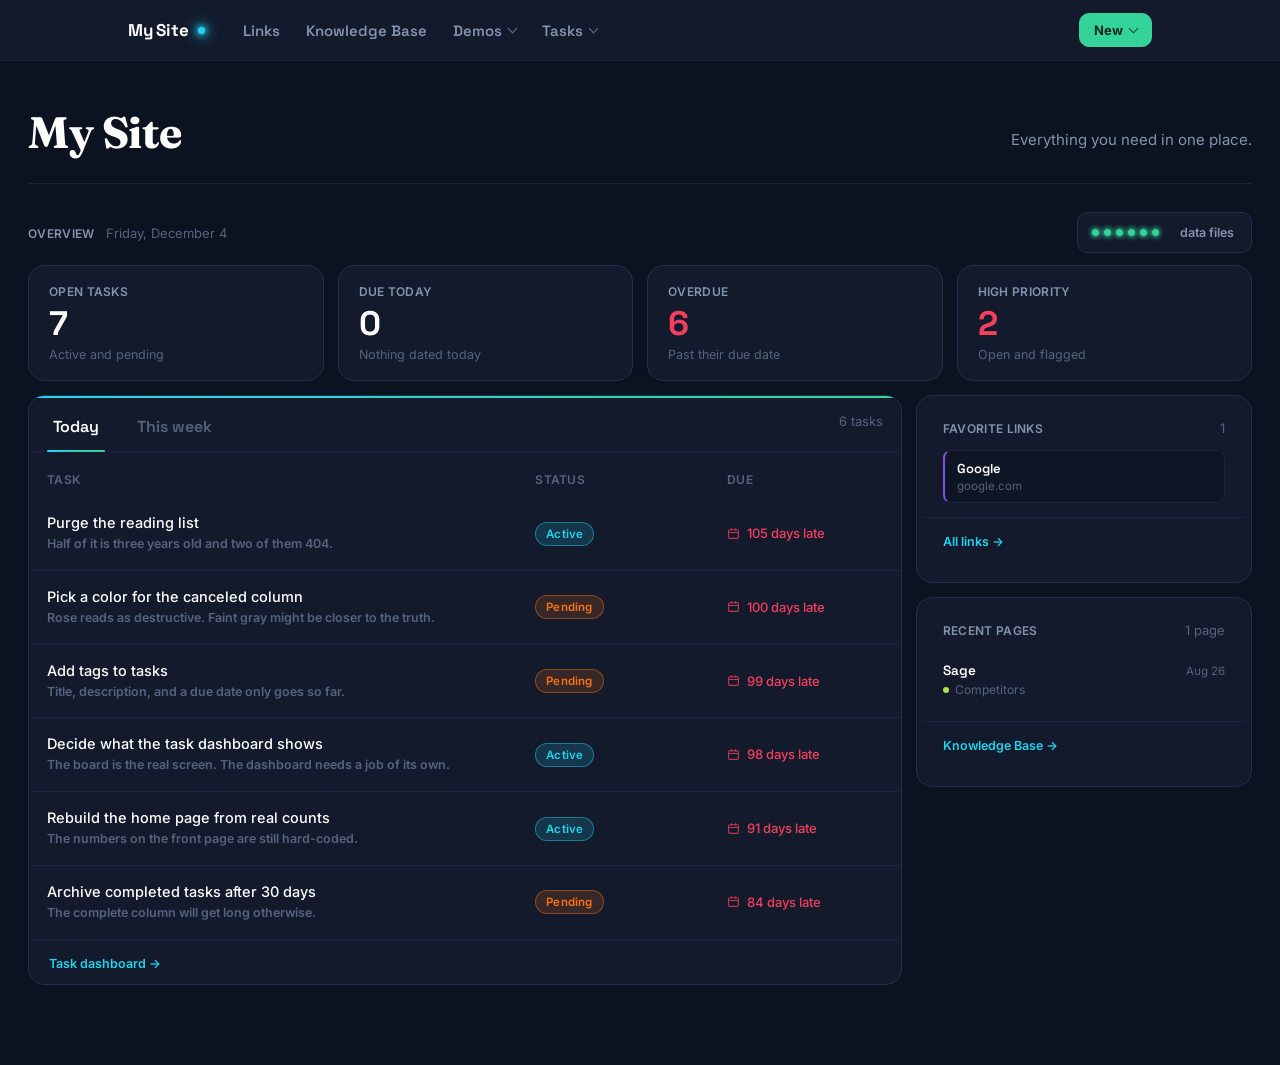
<file: index.html>
<!DOCTYPE html>
<html lang="en">
<head>
<meta charset="UTF-8" />
<meta name="viewport" content="width=device-width, initial-scale=1.0" />
<meta name="color-scheme" content="dark" />
<title>My Site</title>
<link rel="preconnect" href="https://fonts.googleapis.com">
<link href="https://fonts.googleapis.com/css2?family=Fraunces:opsz,wght@9..144,500;9..144,600;9..144,700&family=Space+Grotesk:wght@500;600;700&family=Inter:wght@400;500;600;700&display=swap" rel="stylesheet">

<!-- Design system, then the nav bar, then Tasks (this page borrows its
     due chips, priority chips and stat tiles), then this page. -->
<link rel="stylesheet" href="site.css">
<link rel="stylesheet" href="site-nav.css">
<link rel="stylesheet" href="tasks.css">
<link rel="stylesheet" href="home.css">
</head>
<body>

<!-- The nav builds itself from site-nav.js. Same two lines on every page. -->
<div id="nav-mount"></div>

<div class="page page-wide">
  <header class="page-header">
    <h1>My Site</h1>
    <p class="tagline">Everything you need in one place.</p>
  </header>

  <div class="home-head">
    <div class="home-head-left">
      <span class="label-caps">Overview</span>
      <span class="count-label" id="asOf"></span>
    </div>

    <div class="home-head-right">
      <!-- One dot per file this page reads, lit when that file loaded.
           A section that's empty because its file is missing looks the
           same as one that's genuinely empty, so this says which. -->
      <div class="data-pill">
        <span class="file-dots" id="fileDots"></span>
        <button class="fmt-btn" type="button" id="downloadAll"
                title="Download all data files as a backup">data files</button>
        <span class="data-label is-warn" id="fileWarn" hidden></span>
      </div>
    </div>
  </div>

  <!-- Counts across the whole site, not just one section. -->
  <div class="home-stats" id="stats"></div>

  <div class="home-grid">

    <!-- ---------- Main column ---------- -->
    <div class="home-col">

      <!-- Two windows on the same question: what's due. -->
      <section class="card card-accent">
        <div class="tabs">
          <div class="tab-group" id="dueTabs" role="tablist">
            <button class="tab active" type="button" role="tab" data-due="today"
                    aria-selected="true">Today</button>
            <button class="tab" type="button" role="tab" data-due="week"
                    aria-selected="false">This week</button>
          </div>
          <span class="count-label" id="dueCount"></span>
        </div>
        <table>
          <thead>
            <tr>
              <th style="width:56%"><span class="header-label">Task</span></th>
              <th style="width:22%" class="col-hide-sm"><span class="header-label">Status</span></th>
              <th style="width:22%"><span class="header-label">Due</span></th>
            </tr>
          </thead>
          <tbody id="dueRows"></tbody>
        </table>
        <div class="empty-state" id="dueEmpty">
          <strong>Nothing due</strong>
          <span>Nothing open lands in this window.</span>
        </div>
        <div class="card-foot">
          <a href="tasks.html">Task dashboard →</a>
        </div>
      </section>

    </div>

    <!-- ---------- Side column ---------- -->
    <aside class="home-col">

      <section class="card card-pad">
        <div class="home-card-head">
          <span class="label-caps">Favorite links</span>
          <span class="count-label" id="linkCount"></span>
        </div>
        <div class="home-links" id="linkList"></div>
        <div class="home-empty" id="linkEmpty" hidden>
          Nothing hearted yet. Favorite a link and it turns up here.
        </div>
        <div class="card-foot">
          <a href="links.html">All links →</a>
        </div>
      </section>

      <section class="card card-pad">
        <div class="home-card-head">
          <span class="label-caps">Recent pages</span>
          <span class="count-label" id="kbCount"></span>
        </div>
        <div class="home-list" id="kbList"></div>
        <div class="home-empty" id="kbEmpty" hidden>
          No pages yet. The Knowledge Base is where they go.
        </div>
        <div class="card-foot">
          <a href="kb.html">Knowledge Base →</a>
        </div>
      </section>

    </aside>

  </div>
</div>

<script src="site-nav.js"></script>
<script src="home.js"></script>
</body>
</html>
</file>
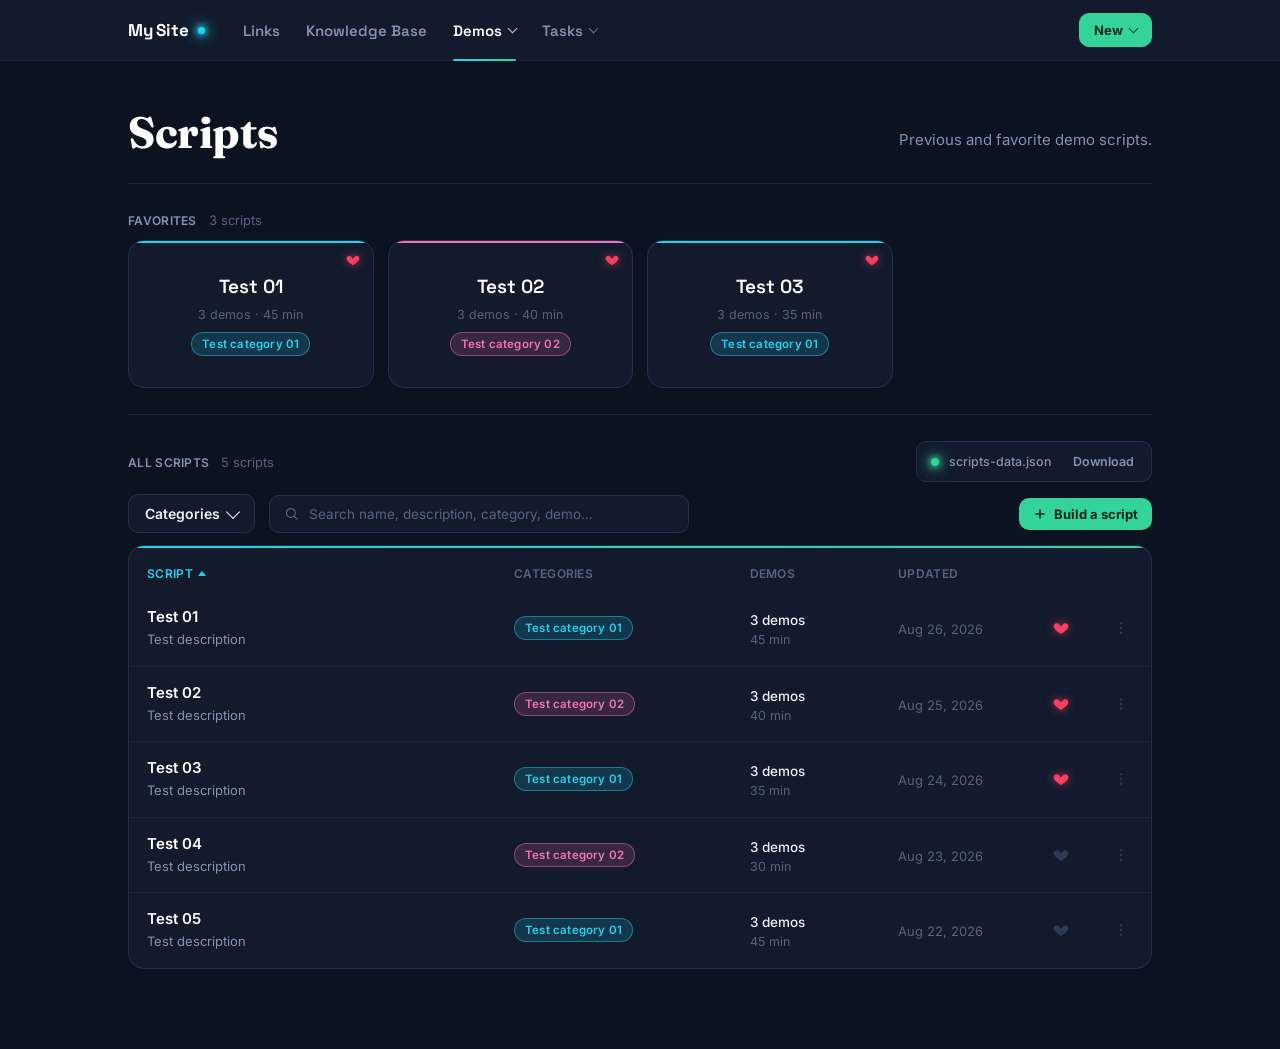
<file: demo-scripts.html>
<!DOCTYPE html>
<html lang="en">
<head>
<meta charset="UTF-8" />
<meta name="viewport" content="width=device-width, initial-scale=1.0" />
<meta name="color-scheme" content="dark" />
<title>Scripts — My Site</title>
<link rel="preconnect" href="https://fonts.googleapis.com">
<link href="https://fonts.googleapis.com/css2?family=Fraunces:opsz,wght@9..144,500;9..144,600;9..144,700&family=Space+Grotesk:wght@500;600;700&family=Inter:wght@400;500;600;700&display=swap" rel="stylesheet">

<!-- Design system, then the nav bar, then Demos (this page borrows its
     script panel, its rich text and its print rules), then this page. -->
<link rel="stylesheet" href="site.css">
<link rel="stylesheet" href="site-nav.css">
<link rel="stylesheet" href="demos.css">
<link rel="stylesheet" href="demo-scripts.css">
</head>
<body>

<!-- The nav builds itself from site-nav.js. Same two lines on every page. -->
<div id="nav-mount"></div>

<div class="page">
  <header class="page-header">
    <h1>Scripts</h1>
    <p class="tagline">Previous and favorite demo scripts.</p>
  </header>

  <!-- Favorites. Hidden until something is hearted, so the page opens
       as a plain table and grows a shelf only when it's earned one. -->
  <section class="fav-section" id="favSection" hidden>
    <div class="fav-head">
      <span class="label-caps">Favorites</span>
      <span class="count-label" id="favCount"></span>
    </div>
    <div class="fav-grid" id="favGrid"></div>
  </section>

  <div class="list-head">
    <div class="list-head-left">
      <span class="label-caps">All scripts</span>
      <span class="count-label" id="count"></span>
    </div>

    <div class="list-head-right">
      <!-- Dot is lit only when the page and the file agree. -->
      <div class="data-pill">
        <span class="dot" id="dataDot"></span>
        <span class="data-label" id="dataLabel">Loading…</span>
        <button class="fmt-btn" type="button" id="downloadBtn">Download</button>
      </div>
    </div>
  </div>

  <div class="filter-bar">
    <div class="filter-bar-left">
      <div class="popover-wrap">
        <button class="control-btn" type="button" id="catBtn" aria-haspopup="true" aria-expanded="false">
          <span id="catBtnLabel">Categories</span><span class="chevron"></span>
        </button>
        <div class="dropdown" id="catDrop"></div>
      </div>

      <div class="search-control">
        <svg viewBox="0 0 24 24" fill="none" stroke="currentColor" stroke-width="2" stroke-linecap="round"><circle cx="11" cy="11" r="7"/><line x1="21" y1="21" x2="16.65" y2="16.65"/></svg>
        <input type="text" class="search-input" id="search" placeholder="Search name, description, category, demo…" autocomplete="off" />
      </div>
    </div>

    <!-- Scripts are built in the builder, so the button goes there. -->
    <a class="btn-primary btn-small btn-link" href="demos.html">
      <svg viewBox="0 0 24 24" width="14" height="14" fill="none" stroke="currentColor" stroke-width="2.6" stroke-linecap="round"><line x1="12" y1="5" x2="12" y2="19"/><line x1="5" y1="12" x2="19" y2="12"/></svg>
      Build a script
    </a>
  </div>

  <div class="card card-accent">
    <table>
      <thead>
        <tr>
          <th style="width:38%">
            <button class="sort-header active" type="button" data-sort="title">Script<span class="sort-arrow"></span></button>
          </th>
          <th style="width:24%" class="col-hide-sm"><span class="header-label">Categories</span></th>
          <th style="width:15%" class="col-hide-sm"><span class="header-label">Demos</span></th>
          <th style="width:15%" class="col-hide-sm">
            <button class="sort-header" type="button" data-sort="updated">Updated<span class="sort-arrow"></span></button>
          </th>
          <th style="width:4%"></th>
          <th style="width:4%"></th>
        </tr>
      </thead>
      <tbody id="rows"></tbody>
    </table>

    <div class="empty-state" id="emptyState">
      <strong>Nothing to show</strong>
      <span>Clear the filters, or build a script on the Demos page and save it.</span>
    </div>
  </div>
</div>

<!-- Name, categories, description. The running order itself is edited
     in the builder, not here. -->
<div class="modal-overlay" id="overlay">
  <div class="modal-box modal-box-large script-meta-modal" role="dialog" aria-modal="true" aria-labelledby="modalTitle">
    <h2 class="modal-title" id="modalTitle">Edit script</h2>

    <div class="field">
      <label class="modal-label" for="fName">Name</label>
      <input type="text" id="fName" class="input" placeholder="The name of the script" autocomplete="off" />
    </div>

    <div class="field">
      <label class="modal-label">Categories</label>
      <div class="option-grid" id="fCats"></div>
      <div class="inline-add-row">
        <input class="input input-small" type="text" id="fNewCat" placeholder="Add a new category…" autocomplete="off" />
        <button class="btn btn-small" type="button" id="addCatBtn">Add</button>
      </div>
    </div>

    <div class="field">
      <label class="modal-label" for="fDesc">Description</label>
      <input type="text" id="fDesc" class="input" placeholder="A short description of the script" autocomplete="off" />
    </div>

    <div class="modal-toggle-row">
      <div class="modal-toggle-item">
        <button class="switch" type="button" role="switch" aria-checked="false" id="fFav"></button>
        <span>Favorite</span>
      </div>
    </div>

    <p class="hint" id="fSummary"></p>

    <div class="modal-actions">
      <button class="btn btn-danger" type="button" id="deleteBtn">Delete</button>
      <span class="modal-actions-spacer"></span>
      <button class="btn" type="button" id="cancelBtn">Cancel</button>
      <button class="btn-primary" type="button" id="saveBtn">Save changes</button>
    </div>
  </div>
</div>

<!-- The script, read only. Same panel as the Demos page, same output. -->
<div class="modal-overlay" id="scriptOverlay">
  <div class="modal-box demo-modal script-modal" role="dialog" aria-modal="true" aria-labelledby="scriptTitle">

    <header class="demo-modal-head">
      <div class="demo-modal-top">
        <span class="label-caps" style="margin:0">Script</span>
        <button class="icon-btn" id="scriptClose" aria-label="Close">
          <svg viewBox="0 0 24 24" width="18" height="18" fill="none" stroke="currentColor" stroke-width="2.4" stroke-linecap="round"><line x1="6" y1="6" x2="18" y2="18"/><line x1="18" y1="6" x2="6" y2="18"/></svg>
        </button>
      </div>
      <h2 class="modal-title" id="scriptTitle">Full script</h2>
      <p class="demo-modal-desc" id="scriptMeta"></p>
    </header>

    <div class="demo-modal-body" id="scriptScroll">
      <div class="modal-pad">
        <div class="script-doc rich" id="scriptDoc"></div>
      </div>
    </div>

    <footer class="demo-modal-foot">
      <div class="foot-left">
        <button class="btn" type="button" id="pdfBtnModal">Export to PDF</button>
        <button class="btn" type="button" id="copyLinkBtn">Copy link</button>
      </div>
      <div class="foot-right">
        <a class="btn btn-link" id="editOnDemos" href="demos.html">Edit script</a>
        <button class="btn-primary" type="button" id="scriptDone">Done</button>
      </div>
    </footer>

  </div>
</div>

<!-- Filled just before printing. Off-screen everywhere except on paper. -->
<div id="printRoot" aria-hidden="true"></div>

<!-- One menu panel, positioned in JS, reused by every row. -->
<div class="menu-panel" id="rowMenu" role="menu" aria-label="Script actions">
  <button class="menu-item" type="button" role="menuitem" data-act="edit">Edit script</button>
  <button class="menu-item" type="button" role="menuitem" data-act="view">View script</button>
  <button class="menu-item" type="button" role="menuitem" data-act="meta">Edit name and categories</button>
  <button class="menu-item" type="button" role="menuitem" data-act="duplicate">Duplicate</button>
  <button class="menu-item" type="button" role="menuitem" data-act="link">Copy link</button>
  <div class="menu-divider"></div>
  <button class="menu-item" type="button" role="menuitem" data-act="fav">Add to favorites</button>
  <button class="menu-item menu-item-danger" type="button" role="menuitem" data-act="delete">Delete script</button>
</div>

<!-- Save status toast -->
<div class="toast" id="toast"><span class="toast-dot"></span><span id="toastText"></span></div>

<script src="site-nav.js"></script>
<script src="demo-scripts.js"></script>
</body>
</html>
</file>
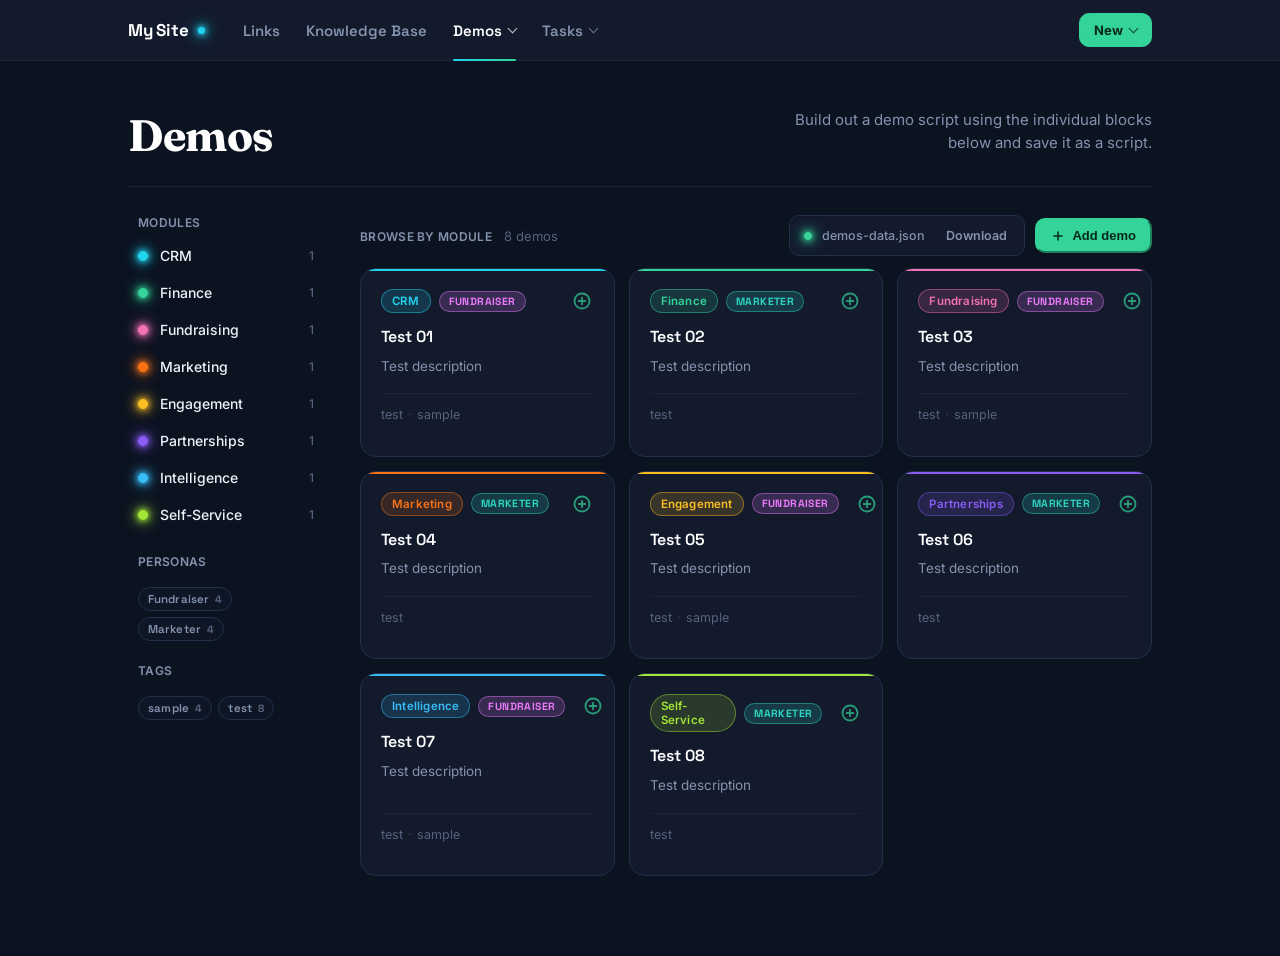
<file: demos.html>
<!DOCTYPE html>
<html lang="en">
<head>
<meta charset="UTF-8" />
<meta name="viewport" content="width=device-width, initial-scale=1.0" />
<meta name="color-scheme" content="dark" />
<title>Demos — My Site</title>
<link rel="preconnect" href="https://fonts.googleapis.com">
<link href="https://fonts.googleapis.com/css2?family=Fraunces:opsz,wght@9..144,500;9..144,600;9..144,700&family=Space+Grotesk:wght@500;600;700&family=Inter:wght@400;500;600;700&display=swap" rel="stylesheet">

<!-- Design system + page styles, then the nav bar, then this page. -->
<link rel="stylesheet" href="site.css">
<link rel="stylesheet" href="site-nav.css">
<link rel="stylesheet" href="demos.css">
</head>
<body>

<!-- The nav builds itself from site-nav.js. Same two lines on every page. -->
<div id="nav-mount"></div>

<div class="page">
  <header class="page-header">
    <h1>Demos</h1>
    <p class="tagline">Build out a demo script using the individual blocks below and save it as a script.</p>
  </header>

  <div class="demos-layout">

    <!-- Modules. Built from demos-data.json; all lit by default. -->
    <aside class="filter-rail">
      <span class="label-caps">Modules</span>
      <div class="filter-list" id="filters"></div>

      <!-- Personas. Same chips as tags, and the same rule: all off
           means no filter. Sits above tags, below modules. -->
      <div class="tag-filter" id="personaFilter" hidden>
        <div class="tag-filter-head">
          <span class="label-caps">Personas</span>
          <button class="tag-clear" type="button" id="personaClear" hidden>Clear</button>
        </div>
        <div class="tag-filter-list" id="personaFilters"></div>
      </div>

      <!-- Tags. Gathered from the demo blocks themselves, so this list
           grows and shrinks with the content. All off means no filter. -->
      <div class="tag-filter" id="tagFilter" hidden>
        <div class="tag-filter-head">
          <span class="label-caps">Tags</span>
          <button class="tag-clear" type="button" id="tagClear" hidden>Clear</button>
        </div>
        <div class="tag-filter-list" id="tagFilters"></div>
      </div>
    </aside>

    <section>

      <!-- Script builder. Filled by the + on each card; stays hidden until
           something's in it, so the page opens the way it always has. -->
      <section class="script-section" id="scriptSection" hidden>
        <div class="script-head">
          <div class="script-head-left">
            <span class="label-caps">Script builder</span>
            <span class="count-label" id="scriptCount"></span>

            <!-- Only there once a saved script is open. Says which one, and
                 lets you cut it loose so the next save starts a new one. -->
            <span class="script-editing" id="scriptEditing" hidden>
              <span class="script-editing-label">Editing</span>
              <span class="script-editing-name" id="scriptEditingName"></span>
              <button class="icon-btn script-detach" type="button" id="scriptDetach"
                      aria-label="Stop editing this script">
                <svg viewBox="0 0 24 24" width="14" height="14" fill="none" stroke="currentColor" stroke-width="2.6" stroke-linecap="round"><line x1="6" y1="6" x2="18" y2="18"/><line x1="18" y1="6" x2="6" y2="18"/></svg>
              </button>
            </span>
          </div>
          <div class="script-head-right">
            <button class="control-btn script-action" type="button" id="displayBtn">
              <svg viewBox="0 0 24 24" fill="none" stroke="currentColor" stroke-width="2.2" stroke-linecap="round" stroke-linejoin="round"><path d="M4 4h11l5 5v11H4z"/><path d="M14 4v6h6"/><line x1="8" y1="13" x2="16" y2="13"/><line x1="8" y1="17" x2="13" y2="17"/></svg>
              Display script
            </button>
            <button class="control-btn script-action" type="button" id="pdfBtn">
              <svg viewBox="0 0 24 24" fill="none" stroke="currentColor" stroke-width="2.2" stroke-linecap="round" stroke-linejoin="round"><path d="M12 4v11"/><path d="M7.5 10.5L12 15l4.5-4.5"/><path d="M4 18.5h16"/></svg>
              Export to PDF
            </button>
            <!-- The one action that changes something, so the one green thing. -->
            <button class="control-btn script-action script-save" type="button" id="saveScriptBtn">
              <svg viewBox="0 0 24 24" fill="none" stroke="currentColor" stroke-width="2.2" stroke-linecap="round" stroke-linejoin="round"><path d="M5 4h11l4 4v12H5z"/><path d="M8 4v6h7V4"/><rect x="8" y="13" width="8" height="7"/></svg>
              Save script
            </button>
          </div>
        </div>
        <div class="card script-list" id="scriptList"></div>
        <p class="script-total" id="scriptTotal"></p>
      </section>

      <div class="demo-head">
        <div class="demo-head-left">
          <span class="label-caps">Browse by module</span>
          <span class="count-label" id="count"></span>
        </div>

        <div class="demo-head-right">
          <!-- Dot is lit only when the page and the file agree. -->
          <div class="data-pill">
            <span class="dot" id="dataDot"></span>
            <span class="data-label" id="dataLabel">Loading…</span>
            <button class="fmt-btn" type="button" id="downloadBtn">Download</button>
          </div>
          <button class="btn-primary btn-small" type="button" id="addBtn">
            <svg viewBox="0 0 24 24" width="14" height="14" fill="none" stroke="currentColor" stroke-width="2.6" stroke-linecap="round"><line x1="12" y1="5" x2="12" y2="19"/><line x1="5" y1="12" x2="19" y2="12"/></svg>
            Add demo
          </button>
        </div>
      </div>

      <div class="demo-grid" id="grid"></div>

      <div class="empty-state" id="emptyState">
        <strong>Nothing to show</strong>
        <span>Add a demo, or turn a module back on.</span>
      </div>
    </section>

  </div>
</div>

<!-- One modal, reused by every card. Opens in view mode. -->
<div class="modal-overlay" id="overlay">
  <div class="modal-box demo-modal" id="modalBox" role="dialog" aria-modal="true" aria-labelledby="modalTitle">

    <header class="demo-modal-head">
      <div class="demo-modal-top">
        <span class="tag" id="modalTag"></span>
        <span class="persona-bubble" id="modalPersona" hidden></span>
        <span class="card-top-spacer"></span>
        <button class="icon-btn" id="modalClose" aria-label="Close">
          <svg viewBox="0 0 24 24" width="18" height="18" fill="none" stroke="currentColor" stroke-width="2.4" stroke-linecap="round"><line x1="6" y1="6" x2="18" y2="18"/><line x1="18" y1="6" x2="6" y2="18"/></svg>
        </button>
      </div>
      <h2 class="modal-title" id="modalTitle"></h2>
      <p class="demo-modal-desc" id="modalDesc"></p>
      <p class="demo-modal-tags" id="modalTags"></p>
    </header>

    <div class="demo-modal-body" id="modalBody">

      <!-- Edit mode only: the card's own fields -->
      <div class="modal-pad" id="formPane" hidden>
        <div class="field">
          <label class="modal-label" for="fTitle">Title</label>
          <input type="text" id="fTitle" class="input" placeholder="Name of demo" autocomplete="off" />
        </div>

        <div class="field">
          <label class="modal-label">Module</label>
          <div class="cat-picker" id="fCat"></div>
        </div>

        <div class="field">
          <label class="modal-label">Persona</label>
          <div class="cat-picker" id="fPersona"></div>
          <div class="inline-add-row">
            <input class="input input-small" type="text" id="fNewPersona" placeholder="Add a new persona…" autocomplete="off" />
            <button class="btn btn-small" type="button" id="addPersonaBtn">Add</button>
          </div>
        </div>

        <div class="field">
          <label class="modal-label" for="fMins">Approx. time</label>
          <div class="mins-field">
            <input type="number" id="fMins" class="input input-mins" min="0" step="1"
                   inputmode="numeric" placeholder="0" autocomplete="off" />
            <span>minutes</span>
          </div>
        </div>

        <div class="field">
          <label class="modal-label" for="fDesc">Description</label>
          <input type="text" id="fDesc" class="input" placeholder="What is being demoed" autocomplete="off" />
        </div>

        <div class="field">
          <label class="modal-label" for="fTags">Tags</label>
          <input type="text" id="fTags" class="input" placeholder="drag and drop, calendar" autocomplete="off" />
          <p class="hint">Separate tags with commas. They show along the bottom of the card.</p>
        </div>

        <span class="label-caps">Write-up</span>
      </div>

      <!-- Edit mode only: formatting controls, stuck to the top of the scroll area -->
      <div class="editor-toolbar" id="toolbar" hidden>
        <button class="fmt-btn" type="button" data-cmd="bold" title="Bold" style="font-weight:700">B</button>
        <button class="fmt-btn" type="button" data-cmd="italic" title="Italic" style="font-style:italic;font-family:Georgia,serif">I</button>
        <button class="fmt-btn" type="button" data-cmd="heading" title="Heading">Heading</button>
        <span class="fmt-divider"></span>
        <button class="fmt-btn" type="button" data-cmd="insertUnorderedList" title="Bulleted list">
          <svg viewBox="0 0 24 24" fill="none" stroke="currentColor" stroke-width="2.2" stroke-linecap="round"><circle cx="4" cy="6" r="1.4" fill="currentColor" stroke="none"/><circle cx="4" cy="12" r="1.4" fill="currentColor" stroke="none"/><circle cx="4" cy="18" r="1.4" fill="currentColor" stroke="none"/><line x1="9" y1="6" x2="20" y2="6"/><line x1="9" y1="12" x2="20" y2="12"/><line x1="9" y1="18" x2="20" y2="18"/></svg>
          Bullets
        </button>
        <button class="fmt-btn" type="button" data-cmd="insertOrderedList" title="Numbered list">
          <svg viewBox="0 0 24 24" fill="none" stroke="currentColor" stroke-width="2.2" stroke-linecap="round"><line x1="10" y1="6" x2="20" y2="6"/><line x1="10" y1="12" x2="20" y2="12"/><line x1="10" y1="18" x2="20" y2="18"/><path d="M4 4.6h1.4V8M3.4 11.4h2.4L3.4 15h2.6M3.6 18h2.2v3H3.6z" stroke-width="1.6"/></svg>
          Numbers
        </button>
        <span class="fmt-divider"></span>
        <button class="fmt-btn" type="button" data-cmd="link" title="Add a link">Link</button>
        <button class="fmt-btn" type="button" data-cmd="image" title="Insert an image">
          <svg viewBox="0 0 24 24" fill="none" stroke="currentColor" stroke-width="2.2" stroke-linecap="round" stroke-linejoin="round"><rect x="3" y="4" width="18" height="16" rx="2"/><circle cx="8.5" cy="9.5" r="1.6"/><path d="M21 16l-5-5-6.5 6.5"/></svg>
          Image
        </button>
        <button class="fmt-btn" type="button" data-cmd="removeFormat" title="Clear formatting">Clear</button>
        <input type="file" id="imgInput" accept="image/*" hidden>
      </div>

      <div class="modal-pad">
        <div class="doc rich" id="viewer"></div>
        <div class="editor rich" id="editor" contenteditable="true" spellcheck="true" hidden></div>
      </div>

    </div>

    <footer class="demo-modal-foot">
      <div class="foot-left">
        <button class="btn btn-danger" type="button" id="deleteBtn" hidden>Delete</button>
      </div>
      <div class="foot-right">
        <button class="btn" type="button" id="cancelBtn" hidden>Cancel</button>
        <button class="btn" type="button" id="editBtn">Edit</button>
        <button class="btn-primary" type="button" id="saveBtn" hidden>Save</button>
        <button class="btn-primary" type="button" id="doneBtn">Done</button>
      </div>
    </footer>

  </div>
</div>

<!-- The script, read only. Same panel shape as a demo card, no edit mode. -->
<div class="modal-overlay" id="scriptOverlay">
  <div class="modal-box demo-modal script-modal" role="dialog" aria-modal="true" aria-labelledby="scriptTitle">

    <header class="demo-modal-head">
      <div class="demo-modal-top">
        <span class="label-caps" style="margin:0">Script</span>
        <button class="icon-btn" id="scriptClose" aria-label="Close">
          <svg viewBox="0 0 24 24" width="18" height="18" fill="none" stroke="currentColor" stroke-width="2.4" stroke-linecap="round"><line x1="6" y1="6" x2="18" y2="18"/><line x1="18" y1="6" x2="6" y2="18"/></svg>
        </button>
      </div>
      <h2 class="modal-title" id="scriptTitle">Full script</h2>
      <p class="demo-modal-desc" id="scriptMeta"></p>
    </header>

    <div class="demo-modal-body" id="scriptScroll">
      <div class="modal-pad">
        <div class="script-doc rich" id="scriptDoc"></div>
      </div>
    </div>

    <footer class="demo-modal-foot">
      <div class="foot-left">
        <button class="btn" type="button" id="pdfBtnModal">Export to PDF</button>
      </div>
      <div class="foot-right">
        <button class="btn-primary" type="button" id="scriptDone">Done</button>
      </div>
    </footer>

  </div>
</div>

<!-- Naming and filing a script. The list itself is already built —
     this only asks for the label it gets on the Scripts page. -->
<div class="modal-overlay" id="saveOverlay">
  <div class="modal-box modal-box-large save-modal" role="dialog" aria-modal="true" aria-labelledby="saveModalTitle">
    <h2 class="modal-title" id="saveModalTitle">Save script</h2>

    <div class="field">
      <label class="modal-label" for="sName">Name</label>
      <input type="text" id="sName" class="input" placeholder="The name of the script" autocomplete="off" />
    </div>

    <div class="field">
      <label class="modal-label">Categories</label>
      <div class="option-grid" id="sCats"></div>
      <div class="inline-add-row">
        <input class="input input-small" type="text" id="sNewCat" placeholder="Add a new category…" autocomplete="off" />
        <button class="btn btn-small" type="button" id="sAddCatBtn">Add</button>
      </div>
    </div>

    <div class="field">
      <label class="modal-label" for="sDesc">Description</label>
      <input type="text" id="sDesc" class="input" placeholder="A short description of the script" autocomplete="off" />
    </div>

    <div class="modal-toggle-row">
      <div class="modal-toggle-item">
        <button class="switch" type="button" role="switch" aria-checked="false" id="sFav"></button>
        <span>Favorite</span>
      </div>
    </div>

    <p class="hint" id="sSummary"></p>

    <div class="modal-actions">
      <span class="modal-actions-spacer"></span>
      <button class="btn" type="button" id="sCancel">Cancel</button>
      <button class="btn" type="button" id="sSaveNew" hidden>Save as new</button>
      <button class="btn-primary" type="button" id="sSave">Save script</button>
    </div>
  </div>
</div>

<!-- Filled just before printing. Off-screen everywhere except on paper. -->
<div id="printRoot" aria-hidden="true"></div>

<!-- One menu panel, positioned in JS, reused by every script builder row. -->
<div class="menu-panel" id="rowMenu" role="menu" aria-label="Row actions">
  <button class="menu-item" type="button" role="menuitem" data-act="up">Move up</button>
  <button class="menu-item" type="button" role="menuitem" data-act="down">Move down</button>
  <div class="menu-divider"></div>
  <button class="menu-item menu-item-danger" type="button" role="menuitem" data-act="remove">Remove</button>
</div>

<!-- Save status toast -->
<div class="toast" id="toast"><span class="toast-dot"></span><span id="toastText"></span></div>

<script src="site-nav.js"></script>
<script src="demos.js"></script>
</body>
</html>
</file>
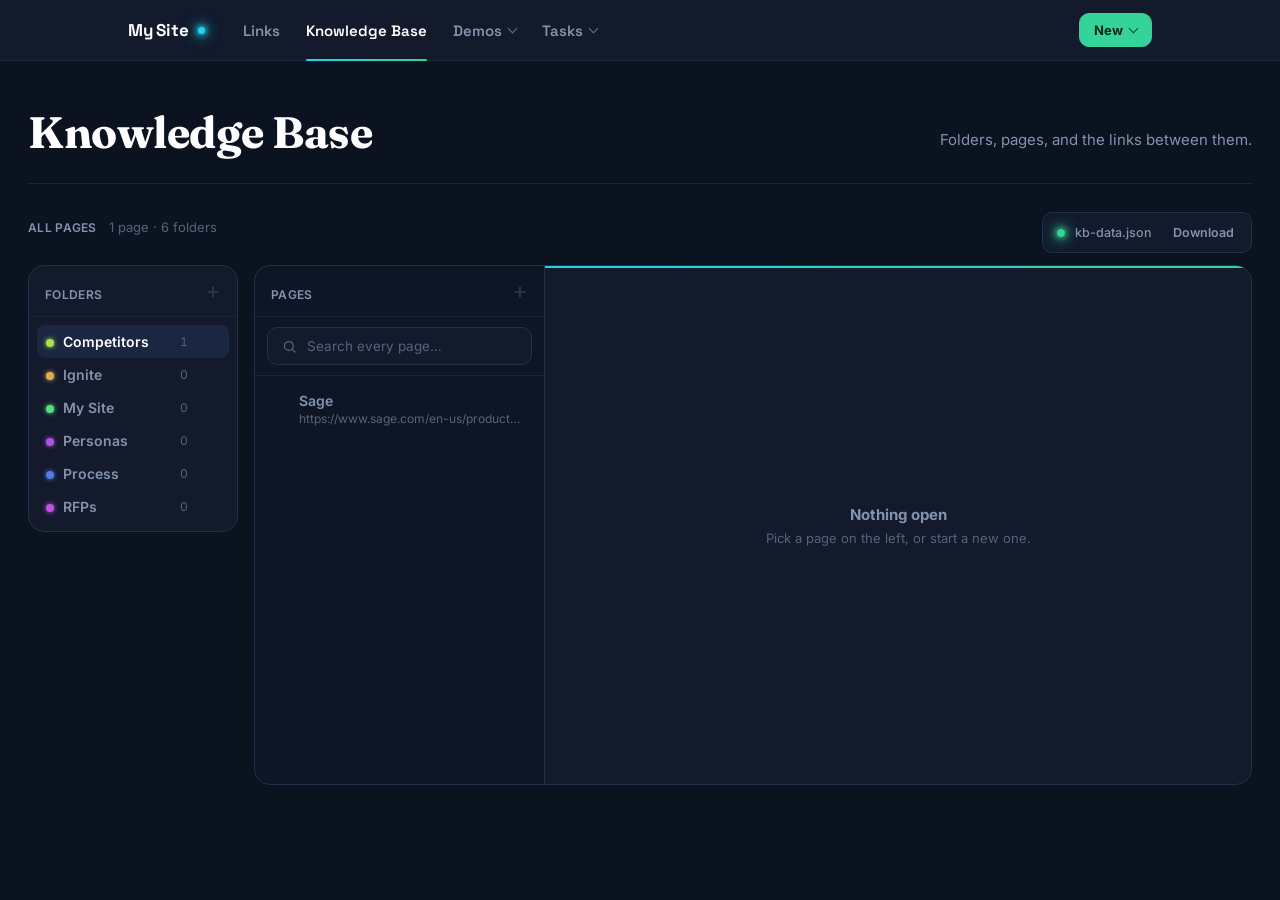
<file: kb.html>
<!DOCTYPE html>
<html lang="en">
<head>
<meta charset="UTF-8" />
<meta name="viewport" content="width=device-width, initial-scale=1.0" />
<meta name="color-scheme" content="dark" />
<title>Knowledge Base — My Site</title>
<link rel="preconnect" href="https://fonts.googleapis.com">
<link href="https://fonts.googleapis.com/css2?family=Fraunces:opsz,wght@9..144,500;9..144,600;9..144,700&family=Space+Grotesk:wght@500;600;700&family=Inter:wght@400;500;600;700&display=swap" rel="stylesheet">

<!-- Design system, then the nav bar, then Demos (this page borrows its
     rich text, its editor toolbar and its print rules), then this page. -->
<link rel="stylesheet" href="site.css">
<link rel="stylesheet" href="site-nav.css">
<link rel="stylesheet" href="demos.css">
<link rel="stylesheet" href="kb.css">
</head>
<body>

<!-- The nav builds itself from site-nav.js. Same two lines on every page. -->
<div id="nav-mount"></div>

<div class="page page-wide">
  <header class="page-header">
    <h1>Knowledge Base</h1>
    <p class="tagline">Folders, pages, and the links between them.</p>
  </header>

  <div class="kb-head">
    <div class="kb-head-left">
      <span class="label-caps">All pages</span>
      <span class="count-label" id="count"></span>
    </div>

    <div class="kb-head-right">
      <!-- Dot is lit only when the page and the file agree. -->
      <div class="data-pill">
        <span class="dot" id="dataDot"></span>
        <span class="data-label" id="dataLabel">Loading…</span>
        <button class="fmt-btn" type="button" id="downloadBtn">Download</button>
      </div>
    </div>
  </div>

  <div class="kb-shell">

    <!-- Rail one: folders -->
    <aside class="kb-rail card" aria-label="Folders">
      <div class="kb-rail-head">
        <span class="label-caps">Folders</span>
        <button class="icon-btn kb-add" type="button" id="newFolderBtn" aria-label="New folder" title="New folder">
          <svg viewBox="0 0 24 24" width="16" height="16" fill="none" stroke="currentColor" stroke-width="2.6" stroke-linecap="round"><line x1="12" y1="5" x2="12" y2="19"/><line x1="5" y1="12" x2="19" y2="12"/></svg>
        </button>
      </div>

      <div class="kb-list" id="folderList"></div>

      <div class="kb-rail-add" id="newFolderRow" hidden>
        <input class="input input-small" type="text" id="newFolderName" placeholder="Folder name…" autocomplete="off" />
      </div>
    </aside>

    <!-- The pages rail and the page itself share one surface, joined by a
         single divider, so the list reads as part of what it opens rather
         than as a separate box beside it. -->
    <div class="kb-main card card-accent">

    <!-- Rail two: the pages inside the chosen folder, or search hits from
         everywhere, because a name you half-remember isn't filed anywhere. -->
    <aside class="kb-rail kb-rail-joined" aria-label="Pages">
      <div class="kb-rail-inner">
      <div class="kb-rail-head">
        <span class="label-caps" id="pagesHead">Pages</span>
        <button class="icon-btn kb-add" type="button" id="newPageBtn" aria-label="New page" title="New page">
          <svg viewBox="0 0 24 24" width="16" height="16" fill="none" stroke="currentColor" stroke-width="2.6" stroke-linecap="round"><line x1="12" y1="5" x2="12" y2="19"/><line x1="5" y1="12" x2="19" y2="12"/></svg>
        </button>
      </div>

      <div class="kb-rail-search">
        <div class="search-control">
          <svg viewBox="0 0 24 24" fill="none" stroke="currentColor" stroke-width="2" stroke-linecap="round"><circle cx="11" cy="11" r="7"/><line x1="21" y1="21" x2="16.65" y2="16.65"/></svg>
          <input type="text" class="search-input" id="search" placeholder="Search every page…" autocomplete="off" />
        </div>
      </div>

      <div class="kb-list" id="pageList"></div>
      </div>
    </aside>

    <!-- The page itself -->
    <section class="kb-doc" aria-label="Page">

      <header class="kb-doc-head" id="docHead" hidden>
        <div class="kb-doc-top">
          <span class="kb-crumb" id="crumb"></span>
          <div class="kb-doc-actions">
            <button class="btn btn-small" type="button" id="editBtn">Edit</button>
            <button class="btn btn-small" type="button" id="cancelBtn" hidden>Cancel</button>
            <button class="btn-primary btn-small" type="button" id="saveBtn" hidden>Save</button>
            <button class="icon-btn" type="button" id="pageMenuBtn" aria-haspopup="true" aria-expanded="false" aria-label="More actions">
              <svg viewBox="0 0 24 24" width="16" height="16" fill="currentColor"><circle cx="12" cy="5" r="1.8"/><circle cx="12" cy="12" r="1.8"/><circle cx="12" cy="19" r="1.8"/></svg>
            </button>
          </div>
        </div>

        <h2 class="kb-doc-title" id="docTitle">Untitled page</h2>
        <input class="kb-title-input" type="text" id="titleInput" placeholder="Page title" autocomplete="off" hidden />

        <div class="kb-doc-meta">
          <span id="docMeta"></span>
          <label class="kb-move" id="moveRow" hidden>
            <span>Folder</span>
            <select class="input input-small" id="fFolder"></select>
          </label>
        </div>
      </header>

      <!-- Edit mode only: formatting controls, stuck to the top of the scroll area -->
      <div class="editor-toolbar kb-toolbar" id="toolbar" hidden>
        <button class="fmt-btn" type="button" data-cmd="bold" title="Bold" style="font-weight:700">B</button>
        <button class="fmt-btn" type="button" data-cmd="italic" title="Italic" style="font-style:italic;font-family:Georgia,serif">I</button>
        <button class="fmt-btn" type="button" data-cmd="heading" title="Heading">Heading</button>
        <span class="fmt-divider"></span>
        <button class="fmt-btn" type="button" data-cmd="insertUnorderedList" title="Bulleted list">
          <svg viewBox="0 0 24 24" fill="none" stroke="currentColor" stroke-width="2.2" stroke-linecap="round"><circle cx="4" cy="6" r="1.4" fill="currentColor" stroke="none"/><circle cx="4" cy="12" r="1.4" fill="currentColor" stroke="none"/><circle cx="4" cy="18" r="1.4" fill="currentColor" stroke="none"/><line x1="9" y1="6" x2="20" y2="6"/><line x1="9" y1="12" x2="20" y2="12"/><line x1="9" y1="18" x2="20" y2="18"/></svg>
          Bullets
        </button>
        <button class="fmt-btn" type="button" data-cmd="insertOrderedList" title="Numbered list">
          <svg viewBox="0 0 24 24" fill="none" stroke="currentColor" stroke-width="2.2" stroke-linecap="round"><line x1="10" y1="6" x2="20" y2="6"/><line x1="10" y1="12" x2="20" y2="12"/><line x1="10" y1="18" x2="20" y2="18"/><path d="M4 4.6h1.4V8M3.4 11.4h2.4L3.4 15h2.6M3.6 18h2.2v3H3.6z" stroke-width="1.6"/></svg>
          Numbers
        </button>
        <span class="fmt-divider"></span>
        <button class="fmt-btn" type="button" data-cmd="link" title="Link to a web address">Link</button>
        <button class="fmt-btn" type="button" data-cmd="page" title="Link to another page — or just type @">
          <svg viewBox="0 0 24 24" fill="none" stroke="currentColor" stroke-width="2.2" stroke-linecap="round" stroke-linejoin="round"><path d="M14 4h4a2 2 0 0 1 2 2v4"/><path d="M10 20H6a2 2 0 0 1-2-2v-4"/><path d="M9 15l6-6"/></svg>
          Page
        </button>
        <button class="fmt-btn" type="button" data-cmd="image" title="Insert an image">
          <svg viewBox="0 0 24 24" fill="none" stroke="currentColor" stroke-width="2.2" stroke-linecap="round" stroke-linejoin="round"><rect x="3" y="4" width="18" height="16" rx="2"/><circle cx="8.5" cy="9.5" r="1.6"/><path d="M21 16l-5-5-6.5 6.5"/></svg>
          Image
        </button>
        <button class="fmt-btn" type="button" data-cmd="removeFormat" title="Clear formatting">Clear</button>
        <input type="file" id="imgInput" accept="image/*" hidden>
      </div>

      <div class="kb-doc-body" id="docScroll">
        <div class="kb-doc-pad">
          <div class="doc rich" id="viewer"></div>
          <div class="editor rich" id="editor" contenteditable="true" spellcheck="true" hidden
               data-placeholder="Write it up. Type @ to link another page. Headings, lists, links and images all work — paste a screenshot straight in."></div>

          <!-- Who points here. Built by reading every other page, so it can't
               fall out of step with the links themselves. -->
          <section class="kb-backlinks" id="backlinks" hidden>
            <span class="label-caps">Linked from</span>
            <div class="kb-backlink-list" id="backlinkList"></div>
          </section>
        </div>
      </div>

      <div class="kb-doc-blank" id="docBlank">
        <strong>Nothing open</strong>
        <span>Pick a page on the left, or start a new one.</span>
      </div>
    </section>

    </div><!-- /kb-main -->

  </div>
</div>

<!-- The @ picker. Positioned at the caret in JS. -->
<div class="kb-mention" id="mention" role="listbox" aria-label="Link to a page"></div>

<!-- One menu each, positioned in JS, reused by every row. -->
<div class="menu-panel" id="pageMenu" role="menu" aria-label="Page actions">
  <button class="menu-item" type="button" role="menuitem" data-act="edit">Edit page</button>
  <button class="menu-item" type="button" role="menuitem" data-act="link">Copy link</button>
  <button class="menu-item" type="button" role="menuitem" data-act="duplicate">Duplicate</button>
  <div class="menu-divider"></div>
  <button class="menu-item menu-item-danger" type="button" role="menuitem" data-act="delete">Delete page</button>
</div>

<div class="menu-panel" id="folderMenu" role="menu" aria-label="Folder actions">
  <button class="menu-item" type="button" role="menuitem" data-act="rename">Rename folder</button>
  <button class="menu-item" type="button" role="menuitem" data-act="link">Copy link</button>
  <div class="menu-divider"></div>
  <button class="menu-item menu-item-danger" type="button" role="menuitem" data-act="delete">Delete folder</button>
</div>

<!-- Save status toast -->
<div class="toast" id="toast"><span class="toast-dot"></span><span id="toastText"></span></div>

<script src="site-nav.js"></script>
<script src="kb.js"></script>
</body>
</html>
</file>
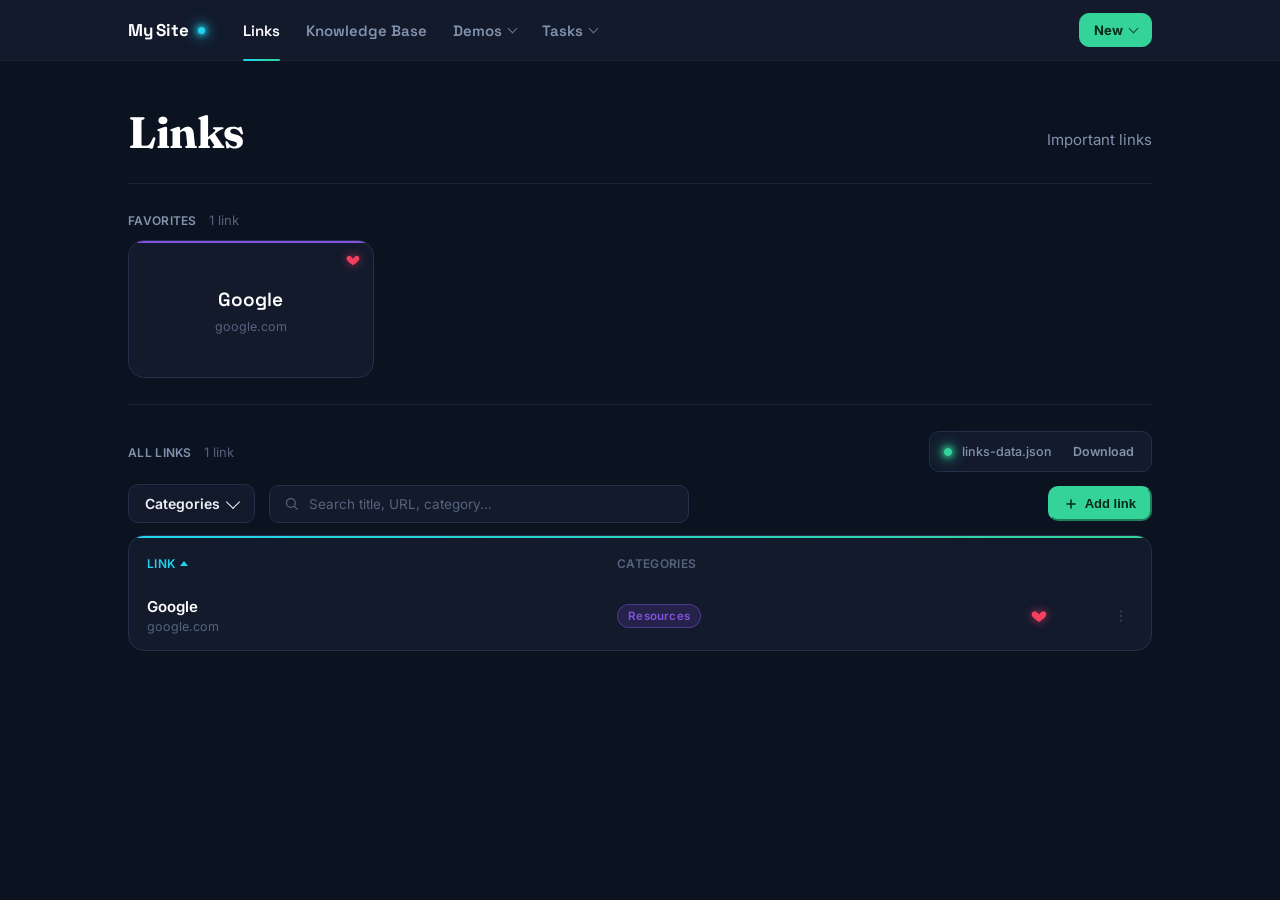
<file: links.html>
<!DOCTYPE html>
<html lang="en">
<head>
<meta charset="UTF-8" />
<meta name="viewport" content="width=device-width, initial-scale=1.0" />
<meta name="color-scheme" content="dark" />
<title>Links — My Site</title>
<link rel="preconnect" href="https://fonts.googleapis.com">
<link href="https://fonts.googleapis.com/css2?family=Fraunces:opsz,wght@9..144,500;9..144,600;9..144,700&family=Space+Grotesk:wght@500;600;700&family=Inter:wght@400;500;600;700&display=swap" rel="stylesheet">

<!-- Design system + page styles, then the nav bar, then this page. -->
<link rel="stylesheet" href="site.css">
<link rel="stylesheet" href="site-nav.css">
<link rel="stylesheet" href="links.css">
</head>
<body>

<!-- The nav builds itself from site-nav.js. Same two lines on every page. -->
<div id="nav-mount"></div>

<div class="page">
  <header class="page-header">
    <h1>Links</h1>
    <p class="tagline">Important links</p>
  </header>

  <!-- Favorites. Hidden until something is hearted, so the page opens
       as a plain table and grows a shelf only when it's earned one. -->
  <section class="fav-section" id="favSection" hidden>
    <div class="fav-head">
      <span class="label-caps">Favorites</span>
      <span class="count-label" id="favCount"></span>
    </div>
    <div class="fav-grid" id="favGrid"></div>
  </section>

  <div class="link-head">
    <div class="link-head-left">
      <span class="label-caps">All links</span>
      <span class="count-label" id="count"></span>
    </div>

    <div class="link-head-right">
      <!-- Dot is lit only when the page and the file agree. -->
      <div class="data-pill">
        <span class="dot" id="dataDot"></span>
        <span class="data-label" id="dataLabel">Loading…</span>
        <button class="fmt-btn" type="button" id="downloadBtn">Download</button>
      </div>
    </div>
  </div>

  <div class="filter-bar">
    <div class="filter-bar-left">
      <div class="popover-wrap">
        <button class="control-btn" type="button" id="catBtn" aria-haspopup="true" aria-expanded="false">
          <span id="catBtnLabel">Categories</span><span class="chevron"></span>
        </button>
        <div class="dropdown" id="catDrop"></div>
      </div>

      <div class="search-control">
        <svg viewBox="0 0 24 24" fill="none" stroke="currentColor" stroke-width="2" stroke-linecap="round"><circle cx="11" cy="11" r="7"/><line x1="21" y1="21" x2="16.65" y2="16.65"/></svg>
        <input type="text" class="search-input" id="search" placeholder="Search title, URL, category…" autocomplete="off" />
      </div>
    </div>

    <button class="btn-primary btn-small" type="button" id="addBtn">
      <svg viewBox="0 0 24 24" width="14" height="14" fill="none" stroke="currentColor" stroke-width="2.6" stroke-linecap="round"><line x1="12" y1="5" x2="12" y2="19"/><line x1="5" y1="12" x2="19" y2="12"/></svg>
      Add link
    </button>
  </div>

  <div class="card card-accent">
    <table>
      <thead>
        <tr>
          <th style="width:46%">
            <button class="sort-header active" type="button" data-sort="title">Link<span class="sort-arrow"></span></button>
          </th>
          <th style="width:38%" class="col-hide-sm"><span class="header-label">Categories</span></th>
          <th style="width:8%"></th>
          <th style="width:8%"></th>
        </tr>
      </thead>
      <tbody id="rows"></tbody>
    </table>

    <div class="empty-state" id="emptyState">
      <strong>Nothing to show</strong>
      <span>Clear the filters, or add your first link.</span>
    </div>
  </div>
</div>

<!-- One modal, reused by every row. Always opens in edit mode. -->
<div class="modal-overlay" id="overlay">
  <div class="modal-box modal-box-large link-modal" id="modalBox" role="dialog" aria-modal="true" aria-labelledby="modalTitle">
    <h2 class="modal-title" id="modalTitle">Add link</h2>

    <div class="field">
      <label class="modal-label" for="fTitle">Title</label>
      <input type="text" id="fTitle" class="input" placeholder="Name of the link" autocomplete="off" />
    </div>

    <div class="field">
      <label class="modal-label" for="fUrl">URL</label>
      <input type="url" id="fUrl" class="input" placeholder="https://" autocomplete="off" spellcheck="false" />
    </div>

    <div class="field">
      <label class="modal-label">Categories</label>
      <div class="option-grid" id="fCats"></div>
      <div class="inline-add-row">
        <input class="input input-small" type="text" id="fNewCat" placeholder="Add a new category…" autocomplete="off" />
        <button class="btn btn-small" type="button" id="addCatBtn">Add</button>
      </div>
    </div>

    <div class="field">
      <label class="modal-label" for="fDesc">Description</label>
      <input type="text" id="fDesc" class="input" placeholder="A short description of the linked resource" autocomplete="off" />
    </div>

    <div class="modal-toggle-row">
      <div class="modal-toggle-item">
        <button class="switch" type="button" role="switch" aria-checked="false" id="fFav"></button>
        <span>Favorite</span>
      </div>
    </div>

    <div class="modal-actions">
      <button class="btn btn-danger" type="button" id="deleteBtn" hidden>Delete</button>
      <span class="modal-actions-spacer"></span>
      <button class="btn" type="button" id="cancelBtn">Cancel</button>
      <button class="btn-primary" type="button" id="saveBtn">Save</button>
    </div>
  </div>
</div>

<!-- One menu panel, positioned in JS, reused by every row. -->
<div class="menu-panel" id="rowMenu" role="menu" aria-label="Link actions">
  <button class="menu-item" type="button" role="menuitem" data-act="edit">Edit</button>
  <button class="menu-item" type="button" role="menuitem" data-act="open">Open in new tab</button>
  <button class="menu-item" type="button" role="menuitem" data-act="copy">Copy URL</button>
  <div class="menu-divider"></div>
  <button class="menu-item" type="button" role="menuitem" data-act="fav">Add to favorites</button>
</div>

<!-- Save status toast -->
<div class="toast" id="toast"><span class="toast-dot"></span><span id="toastText"></span></div>

<script src="site-nav.js"></script>
<script src="links.js"></script>
</body>
</html>
</file>
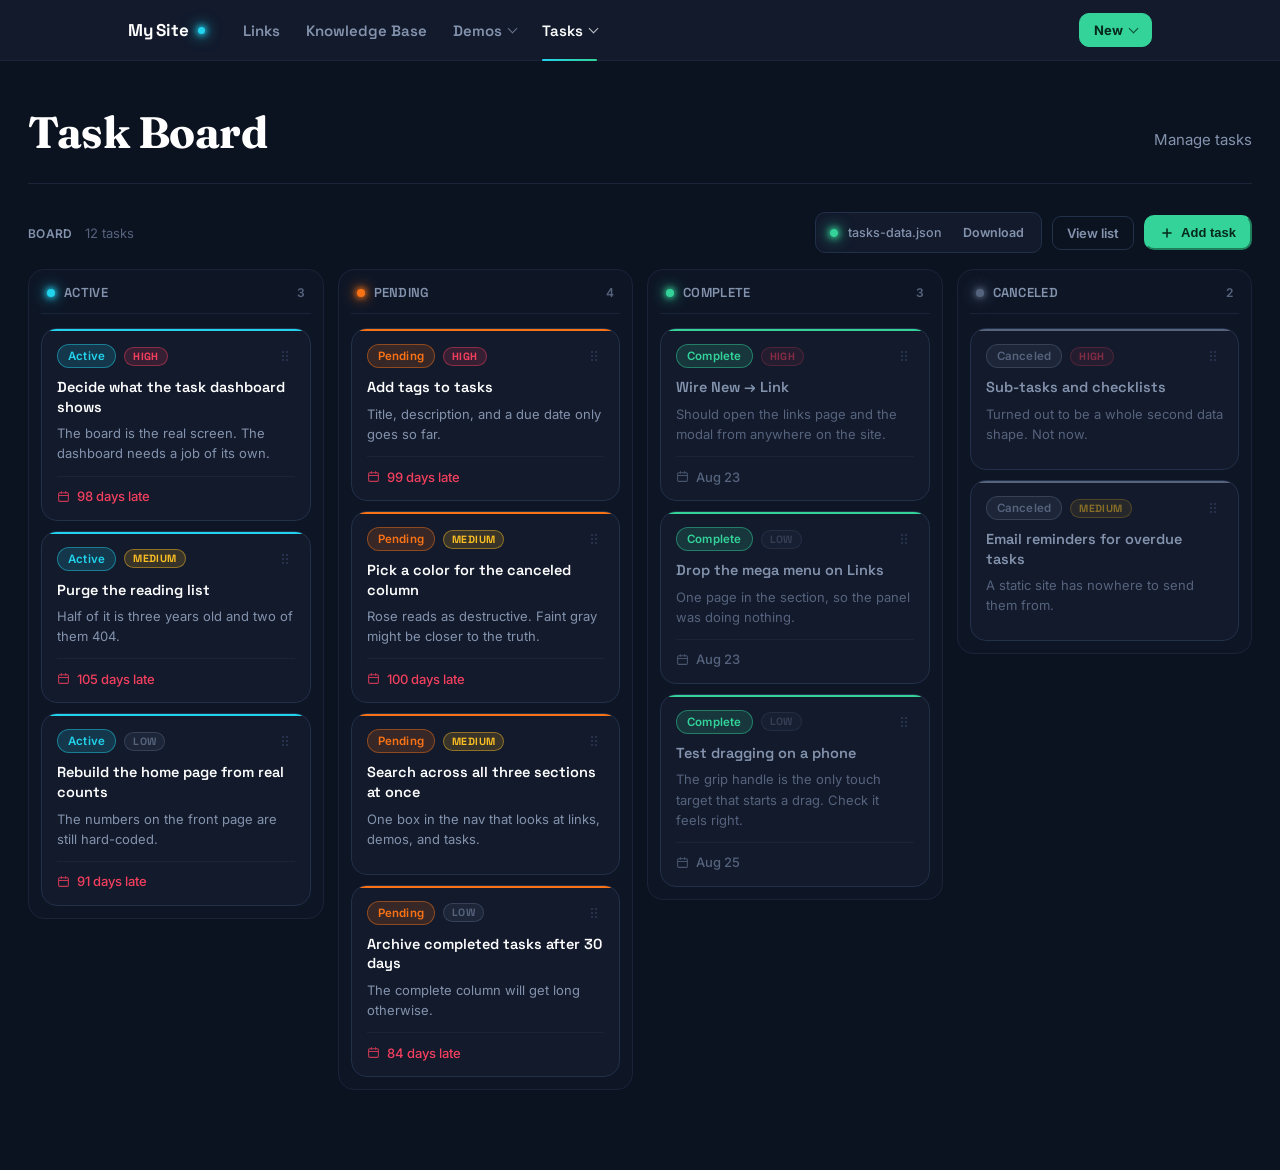
<file: task-board.html>
<!DOCTYPE html>
<html lang="en">
<head>
<meta charset="UTF-8" />
<meta name="viewport" content="width=device-width, initial-scale=1.0" />
<meta name="color-scheme" content="dark" />
<title>Task Board — My Site</title>
<link rel="preconnect" href="https://fonts.googleapis.com">
<link href="https://fonts.googleapis.com/css2?family=Fraunces:opsz,wght@9..144,500;9..144,600;9..144,700&family=Space+Grotesk:wght@500;600;700&family=Inter:wght@400;500;600;700&display=swap" rel="stylesheet">

<!-- Design system + page styles, then the nav bar, then this page. -->
<link rel="stylesheet" href="site.css">
<link rel="stylesheet" href="site-nav.css">
<link rel="stylesheet" href="tasks.css">
</head>
<body>

<!-- The nav builds itself from site-nav.js. Same two lines on every page. -->
<div id="nav-mount"></div>

<div class="page page-wide">
  <header class="page-header">
    <h1>Task Board</h1>
    <p class="tagline">Manage tasks</p>
  </header>

  <div class="task-head">
    <div class="task-head-left">
      <span class="label-caps">Board</span>
      <span class="count-label" id="count"></span>
    </div>

    <div class="task-head-right">
      <!-- Dot is lit only when the page and the file agree. -->
      <div class="data-pill">
        <span class="dot" id="dataDot"></span>
        <span class="data-label" id="dataLabel">Loading…</span>
        <button class="fmt-btn" type="button" id="downloadBtn">Download</button>
      </div>
      <a class="btn btn-small btn-link" href="tasks-all.html">View list</a>
      <button class="btn-primary btn-small" type="button" id="addBtn">
        <svg viewBox="0 0 24 24" width="14" height="14" fill="none" stroke="currentColor" stroke-width="2.6" stroke-linecap="round"><line x1="12" y1="5" x2="12" y2="19"/><line x1="5" y1="12" x2="19" y2="12"/></svg>
        Add task
      </button>
    </div>
  </div>

  <!-- Columns are built from the file's statuses, not from this markup. -->
  <div class="kanban" id="board"></div>

  <div class="empty-state" id="emptyState">
    <strong>Nothing to show</strong>
    <span>Add your first task.</span>
  </div>
</div>

<!-- One modal, reused by every card. Always opens in edit mode. -->
<div class="modal-overlay" id="overlay">
  <div class="modal-box task-modal" id="modalBox" role="dialog" aria-modal="true" aria-labelledby="modalTitle">
    <h2 class="modal-title" id="modalTitle">Add task</h2>

    <div class="field">
      <label class="modal-label" for="fTitle">Title</label>
      <input type="text" id="fTitle" class="input" placeholder="What needs done" autocomplete="off" />
    </div>

    <div class="field">
      <label class="modal-label" for="fDesc">Description</label>
      <textarea id="fDesc" class="input input-area" rows="3" placeholder="A line or two of context, shown on the card"></textarea>
    </div>

    <div class="field">
      <label class="modal-label" for="fDue">Due date</label>
      <div class="due-field">
        <input type="date" id="fDue" class="input input-date" />
        <button class="btn btn-small" type="button" id="clearDue">Clear</button>
      </div>
    </div>

    <div class="field">
      <label class="modal-label">Priority</label>
      <div class="cat-picker" id="fPriority"></div>
    </div>

    <div class="field">
      <label class="modal-label">Status</label>
      <div class="cat-picker" id="fStatus"></div>
    </div>

    <div class="modal-actions">
      <button class="btn btn-danger" type="button" id="deleteBtn" hidden>Delete</button>
      <span class="modal-actions-spacer"></span>
      <button class="btn" type="button" id="cancelBtn">Cancel</button>
      <button class="btn-primary" type="button" id="saveBtn">Save</button>
    </div>
  </div>
</div>

<!-- Save status toast -->
<div class="toast" id="toast"><span class="toast-dot"></span><span id="toastText"></span></div>

<script src="site-nav.js"></script>
<script src="tasks-store.js"></script>
<script src="task-board.js"></script>
</body>
</html>
</file>
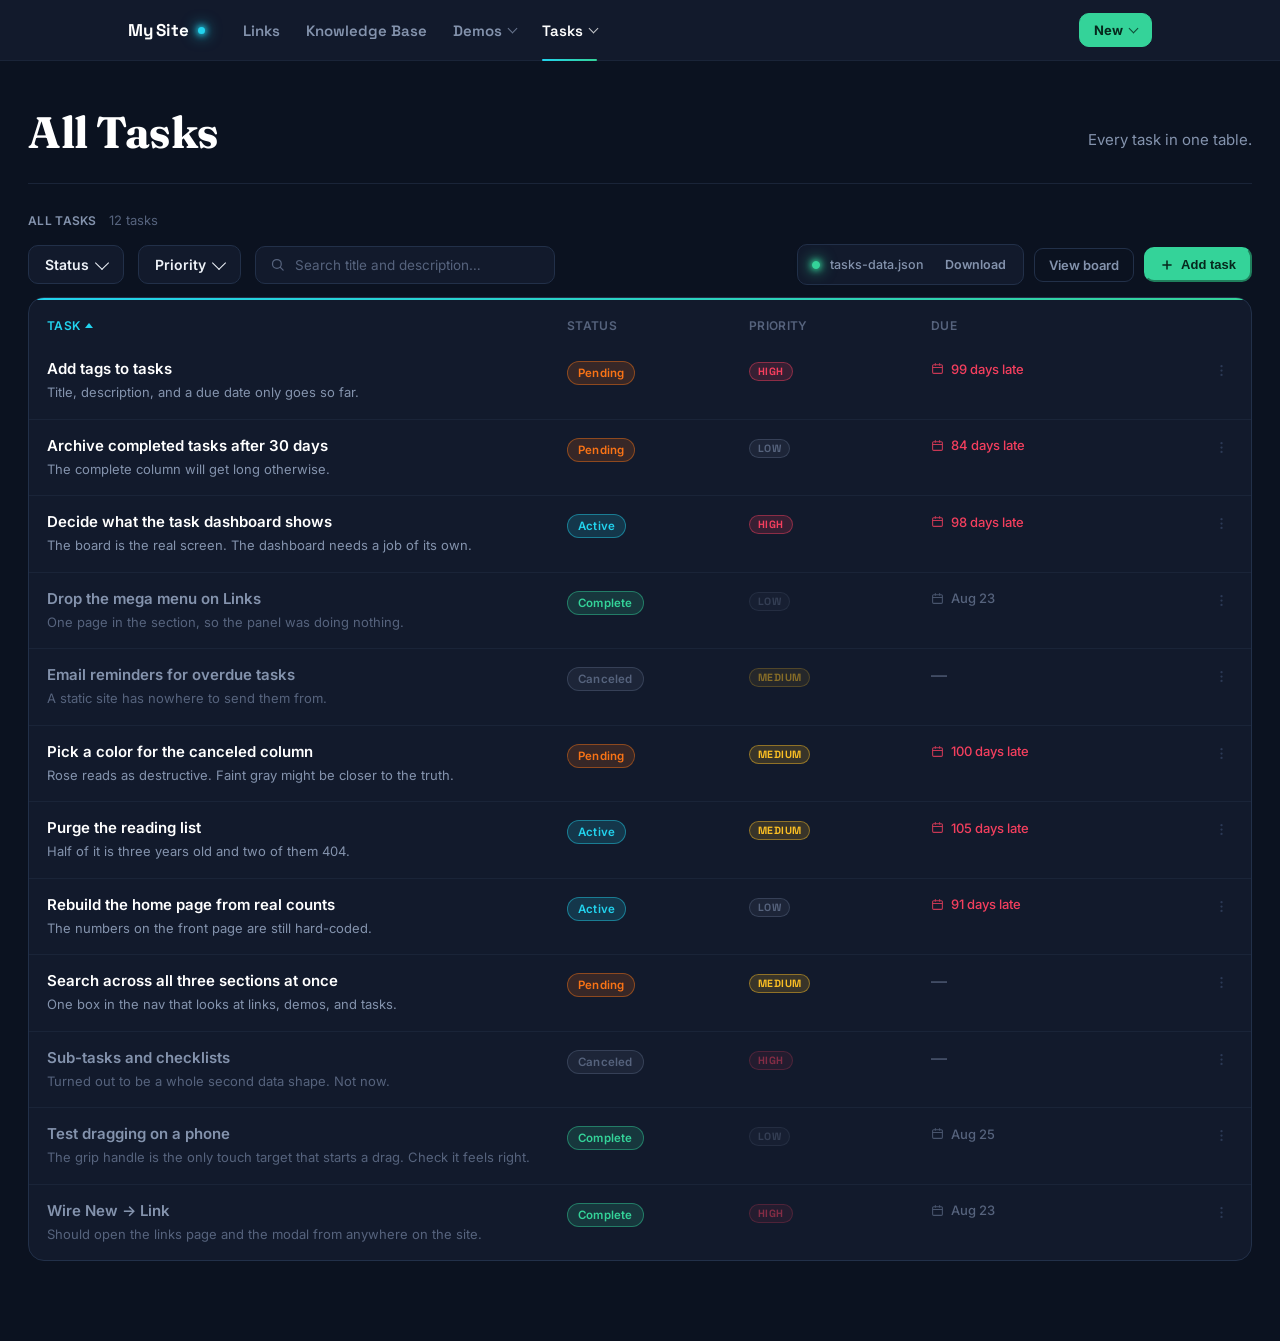
<file: tasks-all.html>
<!DOCTYPE html>
<html lang="en">
<head>
<meta charset="UTF-8" />
<meta name="viewport" content="width=device-width, initial-scale=1.0" />
<meta name="color-scheme" content="dark" />
<title>All Tasks — My Site</title>
<link rel="preconnect" href="https://fonts.googleapis.com">
<link href="https://fonts.googleapis.com/css2?family=Fraunces:opsz,wght@9..144,500;9..144,600;9..144,700&family=Space+Grotesk:wght@500;600;700&family=Inter:wght@400;500;600;700&display=swap" rel="stylesheet">

<!-- Design system + page styles, then the nav bar, then this page. -->
<link rel="stylesheet" href="site.css">
<link rel="stylesheet" href="site-nav.css">
<link rel="stylesheet" href="tasks.css">
</head>
<body>

<!-- The nav builds itself from site-nav.js. Same two lines on every page. -->
<div id="nav-mount"></div>

<div class="page page-wide">
  <header class="page-header">
    <h1>All Tasks</h1>
    <p class="tagline">Every task in one table.</p>
  </header>

  <div class="task-head">
    <div class="task-head-left">
      <span class="label-caps">All Tasks</span>
      <span class="count-label" id="count"></span>
    </div>
  </div>

  <!-- Filters. Both dropdowns are built from the file, so a status or a
       priority added there turns up here without touching this markup. -->
  <div class="filter-bar">
    <div class="filter-bar-left">
      <div class="popover-wrap">
        <button class="control-btn" type="button" id="statusBtn" aria-haspopup="true" aria-expanded="false">
          <span id="statusBtnLabel">Status</span><span class="chevron"></span>
        </button>
        <div class="dropdown" id="statusDrop"></div>
      </div>

      <div class="popover-wrap">
        <button class="control-btn" type="button" id="priBtn" aria-haspopup="true" aria-expanded="false">
          <span id="priBtnLabel">Priority</span><span class="chevron"></span>
        </button>
        <div class="dropdown" id="priDrop"></div>
      </div>

      <div class="search-control">
        <svg viewBox="0 0 24 24" fill="none" stroke="currentColor" stroke-width="2" stroke-linecap="round"><circle cx="11" cy="11" r="7"/><line x1="21" y1="21" x2="16.65" y2="16.65"/></svg>
        <input type="text" class="search-input" id="search" placeholder="Search title and description…" autocomplete="off" />
      </div>
    </div>

    <!-- Actions ride the same row as the filters, pinned to the right.
         Pill first, then the buttons, the same order as everywhere else. -->
    <div class="filter-bar-right">
      <!-- Dot is lit only when the page and the file agree. -->
      <div class="data-pill">
        <span class="dot" id="dataDot"></span>
        <span class="data-label" id="dataLabel">Loading…</span>
        <button class="fmt-btn" type="button" id="downloadBtn">Download</button>
      </div>
      <a class="btn btn-small btn-link" href="task-board.html">View board</a>
      <button class="btn-primary btn-small" type="button" id="addBtn">
        <svg viewBox="0 0 24 24" width="14" height="14" fill="none" stroke="currentColor" stroke-width="2.6" stroke-linecap="round"><line x1="12" y1="5" x2="12" y2="19"/><line x1="5" y1="12" x2="19" y2="12"/></svg>
        Add task
      </button>
    </div>
  </div>

  <div class="card card-accent">
    <table class="task-table">
      <thead>
        <tr>
          <th style="width:40%">
            <button class="sort-header active" type="button" data-sort="title">Task<span class="sort-arrow"></span></button>
          </th>
          <th style="width:14%">
            <button class="sort-header" type="button" data-sort="status">Status<span class="sort-arrow"></span></button>
          </th>
          <th style="width:14%">
            <button class="sort-header" type="button" data-sort="priority">Priority<span class="sort-arrow"></span></button>
          </th>
          <th style="width:18%">
            <button class="sort-header" type="button" data-sort="due">Due<span class="sort-arrow"></span></button>
          </th>
          <th style="width:8%"></th>
        </tr>
      </thead>
      <tbody id="rows"></tbody>
    </table>

    <div class="empty-state" id="emptyState">
      <strong>Nothing to show</strong>
      <span>Clear the filters, or add your first task.</span>
    </div>
  </div>
</div>

<!-- One modal, reused by every row. Always opens in edit mode. -->
<div class="modal-overlay" id="overlay">
  <div class="modal-box task-modal" id="modalBox" role="dialog" aria-modal="true" aria-labelledby="modalTitle">
    <h2 class="modal-title" id="modalTitle">Add task</h2>

    <div class="field">
      <label class="modal-label" for="fTitle">Title</label>
      <input type="text" id="fTitle" class="input" placeholder="What needs done" autocomplete="off" />
    </div>

    <div class="field">
      <label class="modal-label" for="fDesc">Description</label>
      <textarea id="fDesc" class="input input-area" rows="3" placeholder="A line or two of context, shown on the card"></textarea>
    </div>

    <div class="field">
      <label class="modal-label" for="fDue">Due date</label>
      <div class="due-field">
        <input type="date" id="fDue" class="input input-date" />
        <button class="btn btn-small" type="button" id="clearDue">Clear</button>
      </div>
    </div>

    <div class="field">
      <label class="modal-label">Priority</label>
      <div class="cat-picker" id="fPriority"></div>
    </div>

    <div class="field">
      <label class="modal-label">Status</label>
      <div class="cat-picker" id="fStatus"></div>
    </div>

    <div class="modal-actions">
      <button class="btn btn-danger" type="button" id="deleteBtn" hidden>Delete</button>
      <span class="modal-actions-spacer"></span>
      <button class="btn" type="button" id="cancelBtn">Cancel</button>
      <button class="btn-primary" type="button" id="saveBtn">Save</button>
    </div>
  </div>
</div>

<!-- One menu panel, positioned in JS, reused by every row. -->
<div class="menu-panel" id="rowMenu" role="menu" aria-label="Task actions">
  <button class="menu-item" type="button" role="menuitem" data-act="edit">Edit task</button>
  <div class="menu-divider"></div>
  <button class="menu-item menu-item-danger" type="button" role="menuitem" data-act="delete">Delete task</button>
</div>

<!-- Save status toast -->
<div class="toast" id="toast"><span class="toast-dot"></span><span id="toastText"></span></div>

<script src="site-nav.js"></script>
<script src="tasks-store.js"></script>
<script src="tasks-all.js"></script>
</body>
</html>
</file>
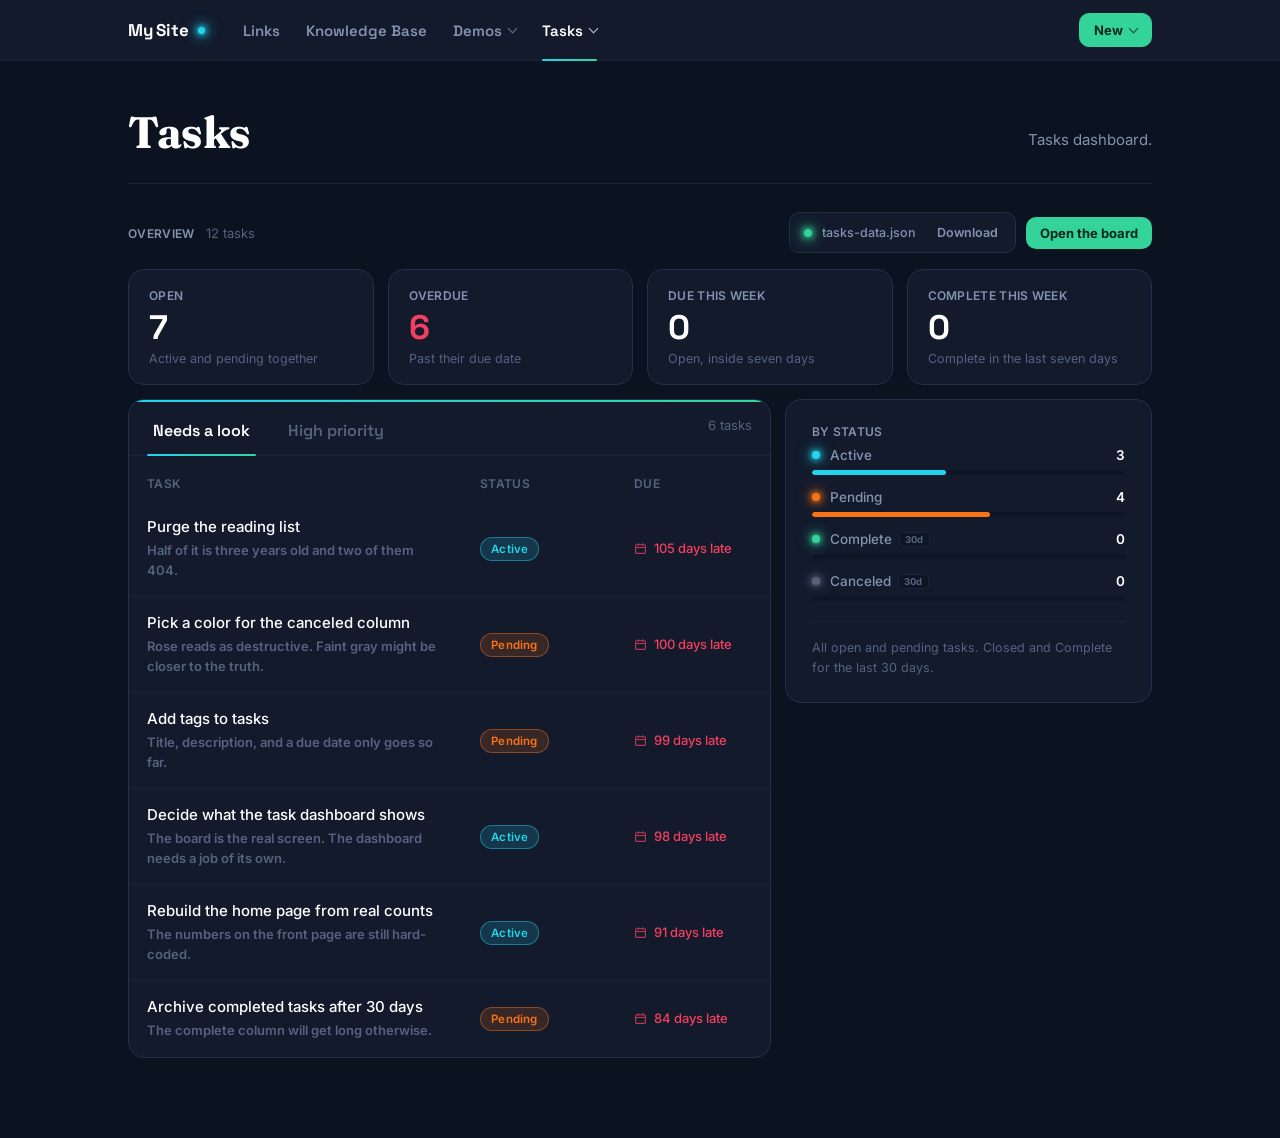
<file: tasks.html>
<!DOCTYPE html>
<html lang="en">
<head>
<meta charset="UTF-8" />
<meta name="viewport" content="width=device-width, initial-scale=1.0" />
<meta name="color-scheme" content="dark" />
<title>Tasks — My Site</title>
<link rel="preconnect" href="https://fonts.googleapis.com">
<link href="https://fonts.googleapis.com/css2?family=Fraunces:opsz,wght@9..144,500;9..144,600;9..144,700&family=Space+Grotesk:wght@500;600;700&family=Inter:wght@400;500;600;700&display=swap" rel="stylesheet">

<!-- Design system + page styles, then the nav bar, then this page. -->
<link rel="stylesheet" href="site.css">
<link rel="stylesheet" href="site-nav.css">
<link rel="stylesheet" href="tasks.css">
</head>
<body>

<!-- The nav builds itself from site-nav.js. Same two lines on every page. -->
<div id="nav-mount"></div>

<div class="page">
  <header class="page-header">
    <h1>Tasks</h1>
    <p class="tagline">Tasks dashboard.</p>
  </header>

  <div class="task-head">
    <div class="task-head-left">
      <span class="label-caps">Overview</span>
      <span class="count-label" id="count"></span>
    </div>

    <div class="task-head-right">
      <!-- Dot is lit only when the page and the file agree. -->
      <div class="data-pill">
        <span class="dot" id="dataDot"></span>
        <span class="data-label" id="dataLabel">Loading…</span>
        <button class="fmt-btn" type="button" id="downloadBtn">Download</button>
      </div>
      <a class="btn-primary btn-small" href="task-board.html">Open the board</a>
    </div>
  </div>

  <!-- Four counts. Built from the file, so a new column shows up here
       without this page being touched. -->
  <div class="stat-row" id="stats"></div>

  <div class="task-dash">

    <!-- Anything late or landing inside a week, open columns only. -->
    <div class="card card-accent">
      <div class="tabs">
        <div class="tab-group" id="dashTabs" role="tablist">
          <button class="tab active" type="button" role="tab" data-tab="attention"
                  aria-selected="true">Needs a look</button>
          <button class="tab" type="button" role="tab" data-tab="high"
                  aria-selected="false">High priority</button>
        </div>
        <span class="count-label" id="attentionCount"></span>
      </div>
      <table>
        <thead>
          <tr>
            <th style="width:52%"><span class="header-label">Task</span></th>
            <th style="width:24%" class="col-hide-sm"><span class="header-label">Status</span></th>
            <th style="width:24%"><span class="header-label">Due</span></th>
          </tr>
        </thead>
        <tbody id="attentionRows"></tbody>
      </table>

      <div class="empty-state" id="attentionEmpty">
        <strong>Nothing is late</strong>
        <span>Nothing open is due inside the next week either.</span>
      </div>
    </div>

    <!-- Where the work is sitting. -->
    <div class="card card-pad">
      <span class="label-caps">By Status</span>
      <div class="split-list" id="split"></div>
      <p class="dash-note">
        All open and pending tasks. Closed and Complete for the last 30 days.
      </p>
    </div>

  </div>
</div>

<!-- Save status toast -->
<div class="toast" id="toast"><span class="toast-dot"></span><span id="toastText"></span></div>

<script src="site-nav.js"></script>
<script src="tasks-store.js"></script>
<script src="tasks.js"></script>
</body>
</html>
</file>
<file: site.css>
/* =========================================================
   SITE STYLESHEET

   Part 1 — Neon Slate design system: tokens and components.
            Treat as vendored. Change tokens freely; think twice
            before editing a component, since that's the shared
            layer every page inherits.
   Part 2 — This site's own page-level styles.

   Loaded before site-nav.css, which styles the nav bar and
   travels with site-nav.js.
   ========================================================= */

/* ===== PART 1 — DESIGN SYSTEM ===== */

/* ---------------------------------------------------------
   1. Tokens
--------------------------------------------------------- */
:root {
  /* Surfaces — deep navy, never neutral black */
  --bg:            #0b1220;  /* page */
  --bg-panel:      #121a2c;  /* cards, controls, toasts */
  --bg-sunken:     #0e1626;  /* inputs, wells inside panels */
  --bg-popover:    #101828;  /* dropdowns, floating menus */
  --bg-hover:      #17233a;  /* table row hover */
  --bg-hover-soft: #182238;  /* menu / option hover */
  --bg-active:     #1b2740;  /* selected segment in a toggle */

  /* Lines */
  --border:        #223049;  /* visible control + card edge */
  --border-soft:   #1a2438;  /* internal dividers, row rules */
  --border-hover:  #2c3b58;

  /* Text ramp */
  --text-strong:   #ffffff;  /* headings, primary cell text */
  --text:          #eef2f8;  /* body */
  --text-dim:      #8493ad;  /* labels, secondary */
  --text-faint:    #56637d;  /* metadata, placeholders, idle icons */
  --icon-idle:     #2c3a56;  /* unlit icon buttons */
  --icon-hover:    #4a5a7d;

  /* Accents — cyan = interactive/selected, green = confirm/commit */
  --accent-a:      #22d3ee;  /* cyan */
  --accent-b:      #34d399;  /* green */
  --accent-b-ink:  #06281d;  /* text on a green fill */
  --accent-warn:   #f97316;  /* orange: needs attention / pending */
  --accent-love:   #f43f5e;  /* rose: favorite */
  --accent-star:   #fbbf24;  /* amber: ratings */

  /* Radii */
  --r-pill: 999px;
  --r-card: 16px;
  --r-pop:  12px;
  --r-ctrl: 10px;
  --r-field: 9px;
  --r-item: 8px;

  /* Elevation */
  --shadow-pop:   0 20px 40px -12px rgba(0,0,0,0.6);
  --shadow-modal: 0 30px 60px -15px rgba(0,0,0,0.7);
  --shadow-toast: 0 10px 25px -8px rgba(0,0,0,0.5);

  /* Motion */
  --t-fast: .12s ease;
  --t:      .15s ease;
  --t-slow: .18s ease;

  /* Type */
  --font-display: 'Fraunces', Georgia, serif;
  --font-ui:      'Space Grotesk', -apple-system, BlinkMacSystemFont, sans-serif;
  --font-body:    'Inter', -apple-system, BlinkMacSystemFont, sans-serif;
}

/* Signature glow. Set --glow to any color, then apply.
   Small elements (dots, switch knobs) get the box-shadow version;
   icons get the drop-shadow version so the glow follows the shape. */
.glow      { box-shadow: 0 0 6px 1px var(--glow), 0 0 14px 3px color-mix(in srgb, var(--glow) 55%, transparent); }

/* ---------------------------------------------------------
   2. Base
--------------------------------------------------------- */
* { box-sizing: border-box; }

html { background: var(--bg) !important; }

html, body {
  margin: 0;
  padding: 0;
  background-color: var(--bg) !important;
  color: var(--text);
  font-family: var(--font-body);
  min-height: 100vh;
}

.page {
  max-width: 1080px;
  margin: 0 auto;
  padding: 48px 28px 80px;
}

/* Keyboard focus — one ring, everywhere */
:where(button, a, input, select, textarea, [tabindex]):focus-visible {
  outline: 2px solid var(--accent-a);
  outline-offset: 2px;
  border-radius: 4px;
}

@media (prefers-reduced-motion: reduce) {
  *, *::before, *::after {
    animation-duration: .01ms !important;
    transition-duration: .01ms !important;
  }
}

/* ---------------------------------------------------------
   3. Typography
--------------------------------------------------------- */
.page-header {
  display: flex;
  justify-content: space-between;
  align-items: flex-end;
  gap: 32px;
  flex-wrap: wrap;
  border-bottom: 1px solid var(--border-soft);
  padding-bottom: 28px;
  margin-bottom: 28px;
}

.page-header h1 {
  font-family: var(--font-display);
  font-weight: 700;
  font-size: 44px;
  line-height: 1.05;
  letter-spacing: -0.5px;
  color: var(--text-strong);
  margin: 0;
}

.tagline {
  color: var(--text-dim);
  font-size: 15px;
  line-height: 1.5;
  max-width: 360px;
  margin: 0 0 4px;
  text-align: right;
}

/* Section / column label. Used above fields and in table headers. */
.label-caps,
.modal-label,
.header-label {
  display: block;
  color: var(--text-dim);
  font-size: 12px;
  font-weight: 600;
  text-transform: uppercase;
  letter-spacing: 0.3px;
  margin-bottom: 8px;
}
.header-label {
  display: inline-block;
  color: var(--text-faint);
  margin-bottom: 0;
  padding: 4px 0;
}

/* ---------------------------------------------------------
   4. Buttons
--------------------------------------------------------- */
.btn {
  font-family: inherit;
  font-size: 14px;
  font-weight: 600;
  padding: 9px 18px;
  border-radius: var(--r-field);
  cursor: pointer;
  border: 1px solid var(--border);
  background: none;
  color: var(--text-dim);
  transition: background var(--t), border-color var(--t), filter var(--t);
}
.btn:hover { background: var(--bg-hover-soft); }

.btn-primary {
  display: inline-flex;
  align-items: center;
  gap: 7px;
  background: var(--accent-b);
  color: var(--accent-b-ink);
  border-color: var(--accent-b);
  font-weight: 700;
  padding: 10px 18px;
  border-radius: var(--r-ctrl);
}
.btn-primary:hover { filter: brightness(1.08); background: var(--accent-b); }

.btn-small { font-size: 13px; padding: 8px 14px; white-space: nowrap; }

/* Control-bar button: same shell as a search box or a switch pill */
.control-btn {
  display: inline-flex;
  align-items: center;
  gap: 8px;
  background: var(--bg-panel);
  border: 1px solid var(--border);
  color: var(--text);
  font-family: inherit;
  font-size: 14px;
  font-weight: 600;
  padding: 10px 16px;
  border-radius: var(--r-ctrl);
  cursor: pointer;
  transition: border-color var(--t), background var(--t);
}
.control-btn:hover { border-color: var(--border-hover); background: #141d31; }
.control-btn.active {
  border-color: var(--accent-a);
  box-shadow: 0 0 0 1px var(--accent-a) inset, 0 0 14px -4px var(--accent-a);
  color: var(--accent-a);
}

/* Chevron that flips when its menu opens */
.chevron {
  width: 10px; height: 10px;
  border-right: 1.5px solid currentColor;
  border-bottom: 1.5px solid currentColor;
  transform: rotate(45deg);
  transition: transform var(--t);
  margin-top: -3px;
}
.control-btn.open .chevron { transform: rotate(-135deg); margin-top: 3px; }

/* Bare icon button — idle is nearly invisible, lit is glowing.
   Add .on and set --glow + color for the lit state. */
.icon-btn {
  background: none;
  border: none;
  cursor: pointer;
  color: var(--icon-idle);
  padding: 4px;
  display: inline-flex;
  transition: color var(--t), filter var(--t);
}
.icon-btn:hover { color: var(--icon-hover); }
.icon-btn.open { color: var(--accent-a); }
.icon-btn.on { filter: drop-shadow(0 0 5px color-mix(in srgb, currentColor 70%, transparent)); }
.icon-btn.on-love    { color: var(--accent-love); }
.icon-btn.on-confirm { color: var(--accent-b); }

/* ---------------------------------------------------------
   5. Form controls
--------------------------------------------------------- */
.field { margin-bottom: 18px; }

.input {
  width: 100%;
  background: var(--bg-sunken);
  border: 1px solid var(--border);
  color: var(--text);
  font-family: inherit;
  font-size: 14px;
  padding: 11px 13px;
  border-radius: var(--r-field);
  outline: none;
  transition: border-color var(--t);
}
.input:focus { border-color: var(--accent-a); }
.input::placeholder { color: var(--text-faint); }
.input-small { padding: 8px 11px; font-size: 13px; }

.hint {
  color: var(--text-faint);
  font-size: 12px;
  margin: 8px 0 0;
}

/* Search box: icon + borderless input inside a control shell */
.search-control {
  display: flex;
  align-items: center;
  gap: 8px;
  background: var(--bg-panel);
  border: 1px solid var(--border);
  padding: 9px 14px;
  border-radius: var(--r-ctrl);
  min-width: 240px;
}
.search-control:focus-within { border-color: var(--accent-a); }
.search-control svg { width: 15px; height: 15px; color: var(--text-faint); flex-shrink: 0; }
.search-input {
  background: none;
  border: none;
  outline: none;
  color: var(--text);
  font-family: inherit;
  font-size: 13.5px;
  width: 100%;
}
.search-input::placeholder { color: var(--text-faint); }

/* Switch. Add .on in JS; .switch-warn recolors it orange. */
.switch {
  width: 38px;
  height: 21px;
  border-radius: var(--r-pill);
  background: #232f47;
  border: 1px solid #2f3d5a;
  position: relative;
  cursor: pointer;
  padding: 0;
  flex-shrink: 0;
  transition: background var(--t), border-color var(--t);
}
.switch::after {
  content: "";
  position: absolute;
  top: 2px; left: 2px;
  width: 15px; height: 15px;
  border-radius: 50%;
  background: #7c8aa5;
  transition: transform var(--t-slow), background var(--t-slow), box-shadow var(--t-slow);
}
.switch.on { background: #0f3d2e; border-color: var(--accent-b); }
.switch.on::after {
  transform: translateX(17px);
  background: var(--accent-b);
  box-shadow: 0 0 8px 1px var(--accent-b), 0 0 16px 4px rgba(52,211,153,0.45);
}

/* Option row with a colored status dot (checkbox is hidden;
   the dot is the control). Set --dot-color per row. */
.option-row {
  display: flex;
  align-items: center;
  gap: 12px;
  padding: 9px 10px;
  border-radius: var(--r-item);
  cursor: pointer;
  color: var(--text-dim);
  font-size: 14px;
  font-weight: 500;
  user-select: none;
}
.option-row:hover { background: var(--bg-hover-soft); color: var(--text); }
.option-row input[type="checkbox"] { display: none; }
.option-row .dot {
  width: 10px; height: 10px;
  border-radius: 50%;
  flex-shrink: 0;
  background: #2a3650;
  border: 1.5px solid #3a4a6b;
  transition: all var(--t);
}
.option-row .dot.on {
  background: var(--dot-color);
  border-color: var(--dot-color);
  box-shadow: 0 0 6px 1px var(--dot-color), 0 0 14px 3px color-mix(in srgb, var(--dot-color) 60%, transparent);
}
.option-row:has(.dot.on) .option-label { color: var(--text); }

/* ---------------------------------------------------------
   6. Layout bars
--------------------------------------------------------- */
.filter-bar {
  display: flex;
  align-items: center;
  justify-content: space-between;
  gap: 14px;
  margin-bottom: 12px;
  position: relative;
  flex-wrap: wrap;
}
.filter-bar-left {
  display: flex;
  align-items: center;
  gap: 14px;
  flex-wrap: wrap;
}

/* ---------------------------------------------------------
   7. Popovers & menus
--------------------------------------------------------- */
.popover-wrap { position: relative; }

/* Anchored dropdown (absolute, inside .popover-wrap) */
.dropdown {
  position: absolute;
  top: calc(100% + 8px);
  left: 0;
  min-width: 240px;
  max-height: 360px;
  overflow-y: auto;
  background: var(--bg-popover);
  border: 1px solid var(--border);
  border-radius: var(--r-pop);
  padding: 10px;
  box-shadow: var(--shadow-pop);
  display: none;
  z-index: 50;
}
.dropdown.open { display: block; }

/* Floating menu positioned in JS (fixed). One panel reused by every row. */
.menu-panel {
  position: fixed;
  min-width: 180px;
  background: var(--bg-popover);
  border: 1px solid var(--border);
  border-radius: var(--r-pop);
  padding: 6px;
  box-shadow: var(--shadow-pop);
  display: none;
  z-index: 200;
}
.menu-panel.open { display: block; }

.menu-item {
  display: block;
  width: 100%;
  text-align: left;
  background: none;
  border: none;
  color: var(--text-dim);
  font-family: inherit;
  font-size: 13.5px;
  font-weight: 500;
  padding: 10px 12px;
  border-radius: var(--r-item);
  cursor: pointer;
  transition: background var(--t-fast), color var(--t-fast);
}
.menu-item:hover { background: var(--bg-hover-soft); color: var(--text); }
.menu-divider { height: 1px; background: var(--border-soft); margin: 5px 4px; }

/* ---------------------------------------------------------
   8. Card, tabs, table
--------------------------------------------------------- */
.card {
  background: var(--bg-panel);
  border: 1px solid var(--border);
  border-radius: var(--r-card);
  overflow: hidden;
  position: relative;
}
/* Signature gradient hairline across the top of a primary card */
.card-accent::before {
  content: "";
  position: absolute;
  top: 0; left: 0; right: 0;
  height: 2px;
  background: linear-gradient(90deg, var(--accent-a), var(--accent-b));
}

.tabs {
  display: flex;
  align-items: center;
  justify-content: space-between;
  gap: 16px;
  padding: 6px 18px 0;
  border-bottom: 1px solid var(--border-soft);
}
.tab-group { display: flex; gap: 4px; }

.tab {
  background: none;
  border: none;
  color: var(--text-faint);
  font-family: var(--font-ui);
  font-weight: 600;
  font-size: 16px;
  padding: 14px 6px;
  margin-right: 22px;
  cursor: pointer;
  position: relative;
}
.tab:hover { color: var(--text-dim); }
.tab.active { color: var(--text-strong); }
.tab.active::after {
  content: "";
  position: absolute;
  left: 0; right: 0; bottom: -1px;
  height: 2px;
  background: linear-gradient(90deg, var(--accent-a), var(--accent-b));
  border-radius: 2px;
}

.count-label {
  color: var(--text-faint);
  font-size: 13px;
  padding-bottom: 12px;
}

table { width: 100%; border-collapse: collapse; }

thead th {
  padding: 16px 18px 6px;
  text-align: left;
  font-weight: 400;
}

tbody tr {
  border-bottom: 1px solid var(--border-soft);
  transition: background var(--t-fast);
}
tbody tr:last-child { border-bottom: none; }
tbody tr:hover { background: var(--bg-hover); }

td { padding: 16px 18px; vertical-align: middle; }

/* Sortable column header */
.sort-header {
  background: none;
  border: none;
  cursor: pointer;
  display: inline-flex;
  align-items: center;
  gap: 5px;
  color: var(--text-faint);
  font-family: inherit;
  font-size: 12px;
  font-weight: 600;
  letter-spacing: 0.3px;
  text-transform: uppercase;
  padding: 4px 0;
  transition: color var(--t);
}
.sort-header:hover { color: var(--text-dim); }
.sort-header.active { color: var(--accent-a); }

.sort-arrow {
  width: 0; height: 0;
  border-left: 4px solid transparent;
  border-right: 4px solid transparent;
  border-bottom: 5px solid currentColor;
  opacity: 0;
  transition: transform var(--t), opacity var(--t);
}
.sort-header.active .sort-arrow { opacity: 1; }
.sort-header.active.desc .sort-arrow { transform: rotate(180deg); }

/* Primary cell: bold white text, optional dot + inline metadata */
.cell-primary {
  color: var(--text-strong);
  font-weight: 600;
  font-size: 15px;
}
.cell-right { text-align: right; }

/* Color-coded chip. Set --tag-color; fill/border/text derive from it. */
.tag {
  display: inline-block;
  font-size: 11.5px;
  font-weight: 600;
  letter-spacing: 0.2px;
  padding: 4px 10px;
  border-radius: var(--r-pill);
  margin: 2px 5px 2px 0;
  color: var(--tag-color);
  background: color-mix(in srgb, var(--tag-color) 16%, transparent);
  border: 1px solid color-mix(in srgb, var(--tag-color) 45%, transparent);
}

/* ---------------------------------------------------------
   9. Modal
--------------------------------------------------------- */
.modal-overlay {
  position: fixed;
  inset: 0;
  background: rgba(5,9,17,0.72);
  display: none;
  align-items: center;
  justify-content: center;
  z-index: 300;
  padding: 20px;
}
.modal-overlay.open { display: flex; }

.modal-box {
  background: var(--bg-panel);
  border: 1px solid var(--border);
  border-radius: var(--r-card);
  padding: 28px;
  width: 100%;
  max-width: 420px;
  box-shadow: var(--shadow-modal);
}
.modal-box-large {
  max-width: 480px;
  max-height: calc(100vh - 40px);
  overflow-y: auto;
}

.modal-title {
  font-family: var(--font-ui);
  font-weight: 700;
  font-size: 20px;
  color: var(--text-strong);
  margin: 0 0 20px;
}

/* Well that groups switches inside a modal */
.modal-toggle-row {
  display: flex;
  gap: 20px;
  margin-bottom: 20px;
  padding: 12px 14px;
  background: var(--bg-sunken);
  border: 1px solid var(--border);
  border-radius: var(--r-field);
}
.modal-toggle-item {
  display: flex;
  align-items: center;
  gap: 10px;
  flex: 1;
}
.modal-toggle-item span { font-size: 13.5px; font-weight: 600; color: var(--text-dim); }

/* Scrollable two-column checklist */
.option-grid {
  display: grid;
  grid-template-columns: 1fr 1fr;
  gap: 2px 10px;
  max-height: 220px;
  overflow-y: auto;
  padding: 4px;
  background: var(--bg-sunken);
  border: 1px solid var(--border);
  border-radius: var(--r-field);
}

.inline-add-row { display: flex; gap: 8px; margin-top: 10px; }

.modal-actions {
  display: flex;
  justify-content: flex-end;
  gap: 10px;
  margin-top: 24px;
}

/* ---------------------------------------------------------
   10. Toast & empty state
--------------------------------------------------------- */
.toast {
  position: fixed;
  top: 18px;
  right: 18px;
  background: var(--bg-panel);
  border: 1px solid var(--border);
  color: var(--text-dim);
  font-size: 12.5px;
  font-weight: 500;
  padding: 9px 14px;
  border-radius: var(--r-field);
  box-shadow: var(--shadow-toast);
  display: none;
  align-items: center;
  gap: 8px;
  z-index: 400;
}
.toast.show { display: flex; }
.toast a { color: var(--accent-a); text-decoration: none; }
.toast a:hover { text-decoration: underline; }
.toast-dot { width: 7px; height: 7px; border-radius: 50%; flex-shrink: 0; }
.toast.is-ok      .toast-dot { background: var(--accent-b);    box-shadow: 0 0 5px 1px var(--accent-b); }
.toast.is-warn    .toast-dot { background: var(--accent-warn); box-shadow: 0 0 5px 1px var(--accent-warn); }
.toast.is-pending .toast-dot { background: var(--text-faint); }
.toast.is-error   .toast-dot { background: var(--accent-love); box-shadow: 0 0 5px 1px var(--accent-love); }

.empty-state {
  display: none;
  flex-direction: column;
  align-items: center;
  justify-content: center;
  gap: 6px;
  padding: 64px 20px;
  color: var(--text-faint);
  text-align: center;
}
.empty-state.show { display: flex; }
.empty-state strong { color: var(--text-dim); font-size: 15px; }

/* ---------------------------------------------------------
   11. Responsive
--------------------------------------------------------- */
@media (max-width: 640px) {
  .page { padding: 32px 18px 64px; }
  .page-header { flex-direction: column; align-items: flex-start; }
  .page-header h1 { font-size: 34px; }
  .tagline { text-align: left; }
  .filter-bar { align-items: stretch; }
  .search-control { min-width: 0; width: 100%; }
  .option-grid { grid-template-columns: 1fr; }
  .col-hide-sm { display: none; }
}


/* =========================================================
   PART 2 — THIS SITE
   Everything below is specific to these pages.
   ========================================================= */

/* Buttons used as links */
a.btn, a.btn-primary { text-decoration: none; }

.card-pad { padding: 24px 26px; }

/* ---- Dashboard counter ----
   The number is the only bright thing in the card. Space Grotesk, not
   Fraunces — the display face stays reserved for the page title. */
.stat { padding: 18px 20px; }
.stat-value {
  font-family: var(--font-ui);
  font-weight: 700;
  font-size: 34px;
  line-height: 1;
  letter-spacing: -0.8px;
  color: var(--text-strong);
  margin: 2px 0 6px;
}
.stat-note { color: var(--text-faint); font-size: 12.5px; margin: 0; }

/* =========================================================
   SHARED COMPONENTS

   These used to be copied into two or three page stylesheets
   each. That's how the task filters ended up unstyled: a page
   that didn't load links.css or demo-scripts.css silently
   missed rules the others had. They live here now, so every
   page gets them from one place.
   ========================================================= */

/* `hidden` has to beat the components below that set display. */
[hidden] { display: none !important; }

/* Where the data currently stands. The dot is the only lit thing:
   green when the file has everything, orange when it doesn't. */
.data-pill {
  display: inline-flex;
  align-items: center;
  gap: 10px;
  background: var(--bg-panel);
  border: 1px solid var(--border);
  padding: 5px 6px 5px 14px;
  border-radius: var(--r-ctrl);
}
.data-pill .dot {
  width: 8px; height: 8px;
  border-radius: 50%;
  flex-shrink: 0;
  background: #2a3650;
  border: 1.5px solid #3a4a6b;
  transition: all var(--t);
}
.data-pill .dot.on {
  background: var(--dot-color, var(--accent-b));
  border-color: var(--dot-color, var(--accent-b));
  box-shadow: 0 0 6px 1px var(--dot-color, var(--accent-b)),
              0 0 14px 3px color-mix(in srgb, var(--dot-color, var(--accent-b)) 60%, transparent);
}
.data-label {
  color: var(--text-dim);
  font-size: 12.5px;
  font-weight: 500;
  white-space: nowrap;
}

/* Quiet text button, small enough to live inside a pill or a toolbar. */
.fmt-btn {
  background: none;
  border: 1px solid transparent;
  color: var(--text-dim);
  font-family: inherit;
  font-size: 12.5px;
  font-weight: 600;
  padding: 6px 10px;
  border-radius: var(--r-item);
  cursor: pointer;
  display: inline-flex;
  align-items: center;
  gap: 6px;
  transition: background var(--t-fast), color var(--t-fast), border-color var(--t-fast);
}
.fmt-btn:hover { background: var(--bg-hover-soft); color: var(--text); }

/* An <a> wearing a button. Same shell, no underline. */
.btn-link { text-decoration: none; display: inline-flex; align-items: center; gap: 7px; }
.btn.btn-link { color: var(--text-dim); }
.btn.btn-link:hover { color: var(--text); }

/* Destructive: quiet until it's armed, then it says what it'll do. */
.btn-danger { color: var(--text-faint); }
.btn-danger:hover { color: var(--accent-love); border-color: var(--accent-love); background: none; }
.btn-danger.armed {
  color: var(--accent-love);
  border-color: var(--accent-love);
  box-shadow: 0 0 14px -4px var(--accent-love);
}
.menu-item-danger:hover { color: var(--accent-love); }

.modal-actions-spacer { flex: 1; }

/* A row in a filter dropdown. site.css styles the shell above; these
   put the label across the width and the count at the far end. */
.option-row .option-label { flex: 1; }
.option-row .filter-count {
  color: var(--text-faint);
  font-size: 12px;
  font-weight: 500;
}

/* A <button> wearing .option-row, rather than a <label> with a hidden
   checkbox. There's no global button reset, so without this the
   browser's own chrome shows through. No font-size here on purpose:
   .option-row above already sets it, and overriding it would resize
   every filter row on the site. */
.filter-row,
.cat-option,
button.option-row {
  background: none;
  border: none;
  font-family: inherit;
  text-align: left;
}
/* A row fills its dropdown; a chip inside a picker sizes to its label. */
.filter-row,
button.option-row { width: 100%; }
.cat-option { width: auto; }

/* Picker of those rows, inside a modal. */
.cat-picker {
  display: flex;
  flex-wrap: wrap;
  gap: 2px 8px;
  background: var(--bg-sunken);
  border: 1px solid var(--border);
  border-radius: var(--r-field);
  padding: 4px;
}
</file>
<file: site-nav.css>
/* =========================================================
   SITE NAV — sticky top bar + mega menu
   Load after design-system.css. Uses only existing tokens.
   ========================================================= */

:root { --nav-h: 60px; }

/* Anchor links land below the bar instead of under it. */
html { scroll-padding-top: calc(var(--nav-h) + 12px); }

/* ---- Mount point ----
   Empty, it holds the bar's height open so the page doesn't jump.
   Once filled it generates no box at all, which leaves .site-nav as a
   direct child of <body> — required for position: sticky to work. */
#nav-mount       { display: contents; }
#nav-mount:empty { display: block; height: var(--nav-h); }

/* ---- Bar ---- */
.site-nav {
  position: sticky;
  top: 0;
  z-index: 250;                 /* above page + dropdowns, below modals (300) */
  background: var(--bg-panel);
  border-bottom: 1px solid var(--border-soft);
  transition: border-color var(--t), box-shadow var(--t);
}
.site-nav.scrolled  { border-bottom-color: var(--border); box-shadow: 0 12px 30px -22px rgba(0,0,0,.95); }
.site-nav.menu-open { border-bottom-color: var(--border); }

.nav-inner {
  max-width: 1080px;
  margin: 0 auto;
  padding: 0 28px;
  height: var(--nav-h);
  display: flex;
  align-items: center;
  gap: 26px;
}

/* ---- Brand ---- */
.brand {
  display: inline-flex;
  align-items: center;
  gap: 9px;
  font-family: var(--font-ui);
  font-weight: 700;
  font-size: 17px;
  letter-spacing: -0.2px;
  color: var(--text-strong);
  text-decoration: none;
  white-space: nowrap;
}
/* The one thing that's always on. */
.brand-dot {
  width: 7px; height: 7px;
  border-radius: 50%;
  background: var(--accent-a);
  box-shadow: 0 0 6px 1px var(--accent-a),
              0 0 14px 3px color-mix(in srgb, var(--accent-a) 55%, transparent);
}

/* ---- Wrappers that vanish on desktop ---- */
.nav-collapse { display: contents; }
.nav-group    { display: contents; }

/* ---- Top-level items ---- */
.nav-items { display: flex; align-items: center; gap: 2px; }

.nav-item {
  position: relative;
  display: inline-flex;
  align-items: center;
  gap: 7px;
  height: var(--nav-h);
  padding: 0 12px;
  background: none;
  border: none;
  cursor: pointer;
  font-family: var(--font-ui);
  font-weight: 600;
  font-size: 15px;
  color: var(--text-dim);
  text-decoration: none;
  transition: color var(--t);
}
.nav-item:hover { color: var(--text); }
.nav-item.open  { color: var(--accent-a); }

.nav-item .chevron { width: 7px; height: 7px; border-width: 1.5px; margin-top: -3px; opacity: .75; }
.nav-item.open .chevron { transform: rotate(-135deg); margin-top: 3px; }

/* Current section reads as an active tab — same gradient hairline. */
.nav-item.current { color: var(--text-strong); }
.nav-item.current::after {
  content: "";
  position: absolute;
  left: 12px; right: 12px; bottom: -1px;
  height: 2px;
  border-radius: 2px;
  background: linear-gradient(90deg, var(--accent-a), var(--accent-b));
}

.nav-right {
  margin-left: auto;
  display: flex;
  align-items: center;
  gap: 10px;
}

.nav-burger { display: none; }

/* ---- "New" button + its menu ----
   The group is the positioning context, so the panel hangs directly
   below the button rather than off the bar. */
.cta-group { position: relative; }

/* It used to be an anchor; as a <button> it needs the shell spelled out. */
.cta-btn {
  font-family: inherit;
  border: 1px solid var(--accent-b);
  cursor: pointer;
  transition: filter var(--t);
}

.cta-btn .chevron {
  width: 7px; height: 7px;
  border-width: 1.5px;
  margin-top: -3px;
  opacity: .8;
}
.cta-btn.open .chevron { transform: rotate(-135deg); margin-top: 3px; }

/* .menu-panel is fixed and JS-placed elsewhere on the site.
   Here it's anchored, so override the position and pin it right. */
.cta-menu {
  position: absolute;
  top: calc(100% + 8px);
  right: 0;
  left: auto;
  min-width: 172px;
  z-index: 251;               /* above the bar, below modals */
}
.cta-item { white-space: nowrap; }
.cta-item[disabled] {
  opacity: .45;
  cursor: default;
  pointer-events: none;
}

/* ---- Mega panel ---- */
.mega {
  position: absolute;
  left: 0; right: 0;
  top: 100%;
  background: var(--bg-popover);
  border-top: 1px solid var(--border-soft);
  border-bottom: 1px solid var(--border);
  box-shadow: var(--shadow-pop);
  display: none;
  z-index: 249;
}
.mega.open { display: block; }

/* Four columns, always: three for pages and the promoted card in the
   fourth. Fixing the shape means the card sits in the same place in
   every menu, however many columns of links a section has. */
.mega-inner {
  max-width: 1080px;
  margin: 0 auto;
  padding: 26px 28px 30px;
  display: grid;
  grid-template-columns: repeat(3, minmax(0, 1fr)) 268px;
  gap: 30px;
}

.mega-col .label-caps { margin-bottom: 6px; }

.mega-link {
  display: block;
  padding: 9px 10px;
  margin: 0 -10px;
  border-radius: var(--r-item);
  text-decoration: none;
  transition: background var(--t-fast);
}
.mega-link:hover { background: var(--bg-hover-soft); }
.mega-link b {
  display: block;
  color: var(--text);
  font-size: 14px;
  font-weight: 600;
}
.mega-link:hover b { color: var(--text-strong); }
.mega-link span {
  display: block;
  color: var(--text-faint);
  font-size: 12.5px;
  line-height: 1.45;
  margin-top: 2px;
}

/* ---- Tile block: the middle two columns, read as one section ---- */
.mega-tiles {
  position: relative;
  grid-column: 2 / 4;
  align-self: start;
  padding-right: 30px;              /* keeps the pencil clear of the tiles */
}

.mega-tile-grid {
  display: grid;
  grid-template-columns: repeat(2, minmax(0, 1fr));
  gap: 10px;
}

/* A rectangle carrying its own colour. Tinted rather than filled, so a
   row of them doesn't shout over the rest of the menu. */
.mega-tile {
  display: block;
  padding: 12px 14px;
  border-radius: var(--r-item);
  border: 1px solid color-mix(in srgb, var(--tile) 38%, transparent);
  background: color-mix(in srgb, var(--tile) 13%, transparent);
  text-decoration: none;
  transition: background var(--t-fast), border-color var(--t-fast),
              box-shadow var(--t-fast);
}
.mega-tile:hover {
  background: color-mix(in srgb, var(--tile) 22%, transparent);
  border-color: color-mix(in srgb, var(--tile) 60%, transparent);
  box-shadow: 0 0 14px -6px var(--tile);
}
.mega-tile b {
  display: block;
  color: var(--text-strong);
  font-family: var(--font-ui);
  font-size: 13.5px;
  font-weight: 600;
}
.mega-tile span {
  display: block;
  margin-top: 3px;
  color: var(--text-faint);
  font-size: 12px;
  line-height: 1.45;
}

.mega-tile-empty {
  margin: 0;
  padding: 18px 0;
  color: var(--text-faint);
  font-size: 12.5px;
}

/* Right rail: one promoted thing per menu, always in the last column. */
.mega-feature {
  position: relative;
  grid-column: 4;
  align-self: start;
  background: var(--bg-sunken);
  border: 1px solid var(--border);
  border-radius: var(--r-pop);
  padding: 16px;
}
/* No tag above the heading any more, so the heading starts the card. */
.mega-feature h4 {
  font-family: var(--font-ui);
  font-size: 15px;
  font-weight: 600;
  color: var(--text-strong);
  margin: 0 0 6px;
  padding-right: 24px;               /* room for the pencil */
}

/* Edit affordance. Hidden until the card is pointed at, so the menu
   stays a menu and doesn't read as a row of controls. */
.mega-feature-edit {
  position: absolute;
  top: 8px;
  right: 8px;
  display: inline-flex;
  align-items: center;
  justify-content: center;
  width: 26px;
  height: 26px;
  padding: 0;
  border: 1px solid transparent;
  border-radius: var(--r-item);
  background: none;
  color: var(--text-faint);
  cursor: pointer;
  opacity: 0;
  transition: opacity var(--t), color var(--t-fast),
              background var(--t-fast), border-color var(--t-fast);
}
/* The tile block shares the pencil's styling, so it shares the reveal. */
.mega-feature:hover .mega-feature-edit,
.mega-tiles:hover .mega-feature-edit,
.mega-feature-edit:focus-visible { opacity: 1; }
.mega-feature-edit:hover {
  color: var(--text);
  background: var(--bg-hover-soft);
  border-color: var(--border);
}

/* ---- Feature edit modal ---- */
.nav-feature-modal { max-width: 560px; }
.nav-feature-modal textarea.input {
  resize: vertical;
  min-height: 68px;
  line-height: 1.5;
}
.nav-feature-status { margin: 0 0 4px; }
.nav-feature-status.is-warn { color: var(--accent-warn); }

/* ---- Tile editor ---- */
/* Four fields plus a grip and a delete don't fit the shared 480px box,
   so this one overrides it. width: 100% is already on .modal-box and the
   overlay pads 20px, so a narrow window just shrinks it. */
.nav-tiles-modal { max-width: 940px; }

/* A table in name only: rows are grids, so a row can be picked up and
   moved without a <tr> losing its layout the moment it leaves the table. */
.nav-tiles-modal .tile-table { margin: 6px 0 12px; }

.tile-table-head,
.tile-row {
  display: grid;
  grid-template-columns: 22px minmax(0, 1fr) minmax(0, 1.35fr) minmax(0, 1.1fr) 124px 30px;
  gap: 10px;
  align-items: center;
}
.tile-table-head {
  padding: 0 0 6px;
  color: var(--text-faint);
  font-size: 11px;
  font-weight: 700;
  letter-spacing: .5px;
  text-transform: uppercase;
}
.tile-rows { display: flex; flex-direction: column; gap: 6px; }

.tile-row {
  padding: 4px 0;
  border-radius: var(--r-item);
  transition: opacity var(--t), background var(--t-fast);
}
.tile-row:hover { background: var(--bg-hover-soft); }
.tile-row.dragging { opacity: .3; }

.tile-grip {
  display: flex;
  align-items: center;
  justify-content: center;
  padding: 0;
  border: none;
  background: none;
  color: var(--icon-idle);
  cursor: grab;
  touch-action: none;
  transition: color var(--t-fast);
}
.tile-grip:hover { color: var(--icon-hover); }
.tile-row.dragging .tile-grip { cursor: grabbing; }

/* Swatch and picker share a cell, so the colour is visible in the row
   rather than only after saving. */
.tile-color { display: flex; align-items: center; gap: 7px; min-width: 0; }
.tile-color select { flex: 1; min-width: 0; }
.tile-swatch {
  width: 14px;
  height: 14px;
  flex-shrink: 0;
  border-radius: 4px;
  background: var(--tile);
  box-shadow: 0 0 7px -1px var(--tile);
}

.tile-del { width: 28px; height: 28px; }
.tile-del:hover { color: var(--accent-love); }

.nav-tile-add { margin-bottom: 4px; }

/* What follows the pointer. */
.tile-row-ghost {
  position: fixed;
  z-index: 400;
  pointer-events: none;
  margin: 0;
  padding: 4px 10px;
  cursor: grabbing;
  border: 1px solid var(--border-hover);
  border-radius: var(--r-item);
  background: var(--bg-popover);
  box-shadow: var(--shadow-modal);
  transform: rotate(-.3deg);
}
body.dragging-tile { cursor: grabbing; user-select: none; }

@media (max-width: 720px) {
  /* Stacked labels: the head row can't line up with wrapped fields. */
  .tile-table-head { display: none; }
  .tile-row {
    grid-template-columns: 22px minmax(0, 1fr) 30px;
    row-gap: 6px;
    padding: 10px 8px;
    border: 1px solid var(--border-soft);
  }
  .tile-row .input[data-f="desc"],
  .tile-row .input[data-f="url"],
  .tile-row .tile-color { grid-column: 2; }
}
.mega-feature p {
  color: var(--text-faint);
  font-size: 12.5px;
  line-height: 1.5;
  margin: 0 0 12px;
}
.mega-feature a {
  color: var(--accent-a);
  font-size: 13px;
  font-weight: 600;
  text-decoration: none;
}
.mega-feature a:hover { text-decoration: underline; }

/* ---- Mobile: bar collapses into a drawer ---- */
@media (max-width: 900px) {
  .nav-inner { gap: 0; padding: 0 18px; }
  .nav-burger { display: inline-flex; margin-left: auto; }

  .nav-collapse {
    display: none;
    position: fixed;
    left: 0; right: 0;
    top: var(--nav-h); bottom: 0;
    z-index: 249;
    background: var(--bg);
    border-top: 1px solid var(--border-soft);
    overflow-y: auto;
    padding: 4px 18px 48px;
  }
  .nav-collapse.open { display: block; }

  .nav-group { display: block; }

  .nav-items { flex-direction: column; align-items: stretch; gap: 0; }
  .nav-item {
    width: 100%;
    height: auto;
    padding: 17px 4px;
    justify-content: space-between;
    font-size: 16px;
    border-bottom: 1px solid var(--border-soft);
  }
  .nav-item .chevron { transform: rotate(-45deg); margin-top: 0; opacity: .6; }
  .nav-item.open .chevron { transform: rotate(45deg); margin-top: 0; }
  .nav-item.current::after { left: 4px; right: auto; width: 18px; bottom: 0; }

  .mega {
    position: static;
    background: none;
    border: none;
    box-shadow: none;
  }
  .mega-inner {
    max-width: none;
    grid-template-columns: 1fr;
    gap: 18px;
    padding: 14px 4px 22px;
  }
  /* Stacked, so the card can't be "far right" — it goes last instead. */
  .mega-feature { grid-column: auto; }
  .mega-tiles { grid-column: auto; padding-right: 0; }
  .mega-tile-grid { grid-template-columns: 1fr; }
  .mega-feature-edit { opacity: 1; }      /* no hover on a touch screen */

  .nav-right { margin: 24px 0 0; flex-direction: column; align-items: stretch; }
  .nav-right .btn-primary { justify-content: center; }

  /* In the drawer there's nothing to float over, so the menu just
     opens in the flow underneath the button. */
  .cta-group { display: flex; flex-direction: column; }
  .cta-menu {
    position: static;
    margin-top: 8px;
    min-width: 0;
    box-shadow: none;
  }
  .cta-item { font-size: 15px; padding: 13px 12px; }
}
</file>
<file: tasks.css>
/* =========================================================
   TASKS — dashboard and board
   Loaded after site.css and site-nav.css. Uses existing tokens
   only — nothing here overrides a design-system component.
   ========================================================= */

/* Several components below set `display`, which would otherwise
   out-rank the browser's rule for [hidden]. */

/* Four columns need more room than a reading column. */
.page-wide { max-width: 1320px; }

/* ---------------------------------------------------------
   Shared page furniture
--------------------------------------------------------- */
.task-head {
  display: flex;
  align-items: center;
  justify-content: space-between;
  gap: 16px;
  flex-wrap: wrap;
  margin-bottom: 16px;
}
.task-head-left {
  display: flex;
  align-items: baseline;
  gap: 12px;
  flex-wrap: wrap;
}
.task-head-right {
  display: flex;
  align-items: center;
  gap: 10px;
  flex-wrap: wrap;
}
.task-head .label-caps { margin-bottom: 0; }
.task-head .count-label { padding-bottom: 0; }
.task-head .btn-primary { text-decoration: none; }

/* Quiet button used inside pills and next to inputs. */

/* Where the data currently stands. The dot is the only lit thing:
   green when the file has everything, orange when it doesn't. */

/* ---------------------------------------------------------
   Due date reading. Only late and today get a color — a task
   that's simply scheduled isn't news.
--------------------------------------------------------- */
.due-chip {
  display: inline-flex;
  align-items: center;
  gap: 7px;
  font-size: 13px;
  font-weight: 500;
  color: var(--text-faint);
  white-space: nowrap;
}
.due-chip svg { width: 13px; height: 13px; flex-shrink: 0; opacity: .8; }
.due-chip.is-late { color: var(--accent-love); }
.due-chip.is-now  { color: var(--accent-warn); }
.due-chip.is-soon { color: var(--text-dim); }

/* ---------------------------------------------------------
   Dashboard
--------------------------------------------------------- */
.stat-row {
  display: grid;
  grid-template-columns: repeat(4, minmax(0, 1fr));
  gap: 14px;
  margin-bottom: 14px;
}
.stat-row .stat { padding: 18px 20px; }

/* The count carries the column's color; the label stays quiet. */
.stat-value-lit { color: var(--stat-color, var(--text-strong)); }

.task-dash {
  display: grid;
  /* 1.75 puts the divider halfway through the third KPI tile above. */
  grid-template-columns: minmax(0, 1.75fr) minmax(0, 1fr);
  gap: 14px;
  align-items: start;
}

/* Now a link into the table view, which owns the task form. Underline
   on hover only, so a list of ten doesn't read as ten underlines. */
.attention-title {
  color: var(--text-strong);
  font-size: 15px;
  font-weight: 500;
  display: block;
  text-decoration: none;
  border-bottom: 1px solid transparent;
  transition: color var(--t-fast), border-color var(--t-fast);
}
.attention-title:hover {
  color: var(--accent-a);
  border-bottom-color: color-mix(in srgb, var(--accent-a) 55%, transparent);
}
/* The border would otherwise run the full width of the cell. */
.cell-primary .attention-title { display: inline-block; }

.attention-title + .attention-desc { margin-top: 4px; }
.attention-desc {
  color: var(--text-faint);
  font-size: 13px;
  line-height: 1.5;
  margin-top: 3px;
  display: block;
}

/* One row per column: dot, label, count, and a bar for the share. */
.split-list { display: grid; gap: 14px; margin: 4px 0 20px; }

.split-row { display: grid; gap: 7px; }
.split-top {
  display: flex;
  align-items: center;
  gap: 10px;
  font-size: 13.5px;
}
.split-top .dot {
  width: 8px; height: 8px;
  border-radius: 50%;
  flex-shrink: 0;
  background: var(--dot-color);
  box-shadow: 0 0 6px 1px var(--dot-color),
              0 0 14px 3px color-mix(in srgb, var(--dot-color) 45%, transparent);
}
.split-label { flex: 1; color: var(--text-dim); font-weight: 500; }
.split-count { color: var(--text-strong); font-weight: 600; }

.split-bar {
  height: 5px;
  border-radius: 999px;
  background: var(--bg-sunken);
  overflow: hidden;
}
.split-bar span {
  display: block;
  height: 100%;
  border-radius: 999px;
  background: var(--dot-color);
  transition: width var(--t-slow);
}

.dash-note {
  color: var(--text-faint);
  font-size: 12.5px;
  line-height: 1.6;
  margin: 0;
  padding-top: 16px;
  border-top: 1px solid var(--border-soft);
}

/* ---------------------------------------------------------
   Board
--------------------------------------------------------- */
.kanban {
  display: grid;
  grid-template-columns: repeat(var(--cols, 4), minmax(0, 1fr));
  gap: 14px;
  align-items: start;
}

.kanban-col {
  background: var(--bg-sunken);
  border: 1px solid var(--border-soft);
  border-radius: var(--r-card);
  padding: 14px 12px 12px;
  min-height: 180px;
  transition: border-color var(--t), background var(--t);
}
/* The one lit thing during a drag: where the card will land. */
.kanban-col.drop-target {
  border-color: var(--accent-a);
  background: #101a2e;
  box-shadow: 0 0 0 1px var(--accent-a), 0 0 22px -6px var(--accent-a);
}

.col-head {
  display: flex;
  align-items: center;
  gap: 9px;
  padding: 0 6px 12px;
  margin-bottom: 2px;
  border-bottom: 1px solid var(--border-soft);
}
.col-head .dot {
  width: 8px; height: 8px;
  border-radius: 50%;
  flex-shrink: 0;
  background: var(--col);
  box-shadow: 0 0 6px 1px var(--col),
              0 0 14px 3px color-mix(in srgb, var(--col) 45%, transparent);
}
.col-name {
  flex: 1;
  font-family: var(--font-ui);
  font-size: 13px;
  font-weight: 600;
  letter-spacing: .3px;
  text-transform: uppercase;
  color: var(--text-dim);
}
.col-count {
  color: var(--text-faint);
  font-size: 12px;
  font-weight: 600;
}

.col-body { display: grid; gap: 10px; padding-top: 12px; }

.col-empty {
  color: var(--text-faint);
  font-size: 12.5px;
  text-align: center;
  padding: 20px 8px;
  border: 1px dashed var(--border-soft);
  border-radius: var(--r-pop);
}

/* ---- Card ---- */
.task-card {
  display: flex;
  flex-direction: column;
  padding: 15px 15px 13px;
  cursor: pointer;
  transition: border-color var(--t), background var(--t), opacity var(--t);
}
/* Top hairline carries the column color, same as a demo tile. */
.task-card::before {
  content: "";
  position: absolute;
  top: 0; left: 0; right: 0;
  height: 2px;
  background: var(--col);
}
.task-card:hover { border-color: var(--border-hover); background: #141d31; }

/* The original stays put and dims while its ghost is being carried. */
.task-card.dragging { opacity: .32; }

.task-card-top {
  display: flex;
  align-items: center;
  gap: 8px;
  margin-bottom: 10px;
}
.task-card-top .tag { margin: 0; }
/* Pushes the grip back to the right now that the status tag and the
   priority chip share the left. */
.task-card-spacer { flex: 1; }

/* The handle. Idle it's barely there; it lights on hover like
   every other icon button on the site. */
.task-grip {
  flex-shrink: 0;
  padding: 2px;
  color: var(--icon-idle);
  cursor: grab;
  touch-action: none;          /* a drag here is a drag, not a scroll */
}
.task-grip:hover { color: var(--icon-hover); }
.task-card.dragging .task-grip { cursor: grabbing; }

.task-title {
  font-family: var(--font-ui);
  font-size: 14.5px;
  font-weight: 600;
  line-height: 1.35;
  color: var(--text-strong);
  margin: 0 0 6px;
}

.task-desc {
  color: var(--text-dim);
  font-size: 13px;
  line-height: 1.55;
  margin: 0 0 12px;
}
.task-desc:empty { display: none; }

.task-due {
  margin: auto 0 0;
  padding-top: 10px;
  border-top: 1px solid var(--border-soft);
}
.task-due:empty { display: none; }

/* A finished card reads as settled rather than urgent. */
.task-card.is-done .task-title { color: var(--text-dim); }
.task-card.is-done .task-desc  { color: var(--text-faint); }

/* ---- The thing you're actually carrying ---- */
.task-ghost {
  position: fixed;
  z-index: 400;
  pointer-events: none;
  margin: 0;
  cursor: grabbing;
  box-shadow: var(--shadow-modal);
  border-color: var(--border-hover);
  transform: rotate(-1.2deg);
}
body.dragging-task { cursor: grabbing; user-select: none; }

/* ---------------------------------------------------------
   Modal
--------------------------------------------------------- */
.task-modal { max-width: 520px; }

.input-area {
  resize: vertical;
  min-height: 76px;
  line-height: 1.55;
  font-family: inherit;
}

.due-field { display: flex; align-items: center; gap: 8px; }
.input-date { flex: 1; min-width: 0; }
.input-date::-webkit-calendar-picker-indicator { filter: invert(.65); cursor: pointer; }

/* Column picker — the demo page's category picker, same shape. */
.cat-option:has(.dot.on) .option-label { color: var(--text); }

/* Destructive: quiet until it's armed, then it says what it'll do. */

/* ---------------------------------------------------------
   Small screens
--------------------------------------------------------- */
@media (max-width: 1000px) {
  .task-dash { grid-template-columns: 1fr; }
  .stat-row  { grid-template-columns: repeat(2, minmax(0, 1fr)); }
}

@media (max-width: 760px) {
  /* Columns stay side by side and the board scrolls sideways —
     stacking them would lose the one thing a board is for. */
  .kanban {
    display: flex;
    overflow-x: auto;
    scroll-snap-type: x proximity;
    padding-bottom: 10px;
    margin: 0 -18px;
    padding-left: 18px;
    padding-right: 18px;
  }
  .kanban-col {
    flex: 0 0 264px;
    scroll-snap-align: start;
  }
}

/* ---------------------------------------------------------
   Priority

   Filled rather than outlined, so it reads as a different kind of
   fact from the status tag sitting next to it: the status says
   which column, this says how much it matters.
--------------------------------------------------------- */
.pri-chip {
  display: inline-flex;
  align-items: center;
  flex-shrink: 0;
  padding: 2px 8px;
  border-radius: 999px;
  border: 1px solid color-mix(in srgb, var(--pri) 45%, transparent);
  background: color-mix(in srgb, var(--pri) 16%, transparent);
  color: var(--pri);
  font-family: var(--font-ui);
  font-size: 10.5px;
  font-weight: 700;
  letter-spacing: .4px;
  text-transform: uppercase;
  white-space: nowrap;
}
/* A finished task's priority is history, so it stops shouting. */
.task-card.is-done .pri-chip,
.task-row.is-done .pri-chip { opacity: .5; }

/* ---------------------------------------------------------
   The table on All tasks
--------------------------------------------------------- */
.task-table td { vertical-align: top; }

/* The title opens the task. A button, not a link — there's no URL
   for a single task, and a button is what a dialog opener should be. */
.task-row-title {
  display: block;
  padding: 0;
  border: none;
  background: none;
  font-family: inherit;
  font-size: inherit;
  font-weight: 600;
  text-align: left;
  color: var(--text-strong);
  border-bottom: 1px solid transparent;
  cursor: pointer;
  transition: color var(--t-fast), border-color var(--t-fast);
}
.task-row-title:hover {
  color: var(--accent-a);
  border-bottom-color: color-mix(in srgb, var(--accent-a) 55%, transparent);
}

.task-row-desc {
  display: block;
  margin-top: 4px;
  color: var(--text-dim);
  font-size: 13px;
  font-weight: 400;
  line-height: 1.5;
}

/* Completed and canceled rows step back without disappearing. */
.task-row.is-done .task-row-title { color: var(--text-dim); }
.task-row.is-done .task-row-desc { color: var(--text-faint); }

.cell-none { color: var(--text-faint); }

/* Delete arms in place, in the row menu as well as in the modal. */
#rowMenu .menu-item.armed { color: var(--accent-love); }

/* Also only written on the Links page, and the row menu here has a
   destructive item too. */

/* Off until the columns holding these facts fold away. */
.task-inline-meta {
  display: none;
  margin-top: 6px;
  color: var(--text-faint);
  font-size: 12.5px;
  font-weight: 400;
}

@media (max-width: 720px) {
  /* Priority and column fold away rather than squeezing five columns
     onto a phone; the inline line above carries them instead. */
  .task-table thead th:nth-child(2),
  .task-table thead th:nth-child(3),
  .task-table tbody td:nth-child(2),
  .task-table tbody td:nth-child(3) { display: none; }
  .task-inline-meta { display: block; }
}

/* ---------------------------------------------------------
   Filter dropdowns

   Two things the base style in site.css doesn't cover.

   First, the row here is a <button>, where Links and Scripts use a
   <label> wrapping a hidden checkbox. site.css has no button reset, so
   without this the browser's own button chrome shows through — a grey
   fill, a border and centred text, which is exactly what these looked
   like. Demos solves the same problem for its .cat-option rows; this is
   that reset applied to the plain rows too.

   Second, the label filling the width and the count sitting at the far
   end were only ever written on the Links and Scripts pages, which the
   task pages don't load.
--------------------------------------------------------- */
/* Lit rows read at full strength, the way a ticked category does. */

/* ---------------------------------------------------------
   Filter row actions

   The buttons live on the filter row rather than up in the page
   head, so the controls that change the table and the buttons that
   act on it sit together. .filter-bar already spaces its children
   apart, so this only needs to group them.
--------------------------------------------------------- */
.filter-bar-right {
  display: flex;
  align-items: center;
  justify-content: flex-end;
  gap: 10px;
  flex-shrink: 0;
  flex-wrap: wrap;
}

/* The search box takes what the dropdowns leave. Capped, because the
   right-hand group now carries the pill as well as both buttons and
   shouldn't be squeezed off the row. */
.filter-bar-left { flex: 1; min-width: 0; }
.filter-bar-left .search-control { flex: 1; max-width: 300px; }

/* An <a> wearing a button. Defined on the other pages that need it;
   the task pages need it too, and they don't load those stylesheets. */

@media (max-width: 720px) {
  /* Stacked: the actions get their own line and stay right-aligned. */
  .filter-bar-left { width: 100%; }
  .filter-bar-left .search-control { max-width: none; }
  .filter-bar-right { width: 100%; justify-content: flex-end; }
}

/* The "30d" marker beside a closed column's label, so a smaller number
   there reads as a window rather than as work having vanished. */
.split-window {
  margin-left: 7px;
  padding: 1px 5px;
  border-radius: 4px;
  background: var(--bg-sunken);
  border: 1px solid var(--border-soft);
  color: var(--text-faint);
  font-size: 9.5px;
  font-weight: 700;
  letter-spacing: .3px;
  vertical-align: 1px;
}
</file>
<file: home.css>
/* =========================================================
   HOME PAGE
   Loaded after site.css, site-nav.css and tasks.css. Tasks
   carries the due chips, the priority chips and the stat
   tiles; this file adds the layout and the list rows.
   ========================================================= */

/* ---------------------------------------------------------
   Head row
--------------------------------------------------------- */
.home-head {
  display: flex;
  align-items: center;
  justify-content: space-between;
  gap: 16px;
  flex-wrap: wrap;
  margin-bottom: 12px;
}
.home-head-left {
  display: flex;
  align-items: baseline;
  gap: 12px;
  flex-wrap: wrap;
}
.home-head-left .label-caps { margin-bottom: 0; }
.home-head-left .count-label { padding-bottom: 0; }
.home-head-right { display: flex; align-items: center; gap: 10px; }

/* One dot per file. Lit means it loaded. */
.file-dots { display: inline-flex; align-items: center; gap: 5px; }
.file-dot {
  width: 7px;
  height: 7px;
  border-radius: 50%;
  background: #2a3650;
  border: 1.5px solid #3a4a6b;
}
.file-dot.on {
  background: var(--accent-b);
  border-color: var(--accent-b);
  box-shadow: 0 0 5px 1px var(--accent-b);
}
.data-label.is-warn { color: var(--accent-warn); }

/* The pill's label is the download control now, so it reads as
   something you can press rather than as a caption. */
#downloadAll { color: var(--text-dim); }
#downloadAll:hover { color: var(--accent-a); background: var(--bg-hover-soft); }
#downloadAll:disabled { opacity: .5; cursor: not-allowed; }
#downloadAll:disabled:hover { color: var(--text-dim); background: none; }

/* ---------------------------------------------------------
   Layout
--------------------------------------------------------- */
.home-stats {
  display: grid;
  grid-template-columns: repeat(4, minmax(0, 1fr));
  gap: 14px;
  margin-bottom: 14px;
}
.home-stats .stat { padding: 18px 20px; }

.home-grid {
  display: grid;
  /* The side cards hold short rows — a link title, a page name, a
     timestamp — so they don't need the width the tables do. At 2.6 the
     side column is ~347px on a 1320px page, leaving ~295px inside the
     card padding, which is still comfortable for a title plus its
     "2 days ago". */
  grid-template-columns: minmax(0, 2.6fr) minmax(0, 1fr);
  gap: 14px;
  align-items: start;
}
/* Each column stacks its own cards, so the two sides can be
   different heights without leaving a hole in the grid. */
.home-col {
  display: flex;
  flex-direction: column;
  gap: 14px;
  min-width: 0;
}

.home-card-head {
  display: flex;
  align-items: baseline;
  justify-content: space-between;
  gap: 10px;
  margin-bottom: 14px;
}
.home-card-head .label-caps { margin-bottom: 0; }
.home-card-head .count-label { padding-bottom: 0; }

/* Every card ends with a way into the section it summarises. */
.card-foot {
  border-top: 1px solid var(--border-soft);
  padding: 12px 20px;
  margin-top: auto;
}
.card-pad .card-foot { margin: 14px -20px -4px; }
.card-foot a {
  color: var(--accent-a);
  font-size: 12.5px;
  font-weight: 600;
  text-decoration: none;
}
.card-foot a:hover { text-decoration: underline; }

.home-empty {
  padding: 4px 0 8px;
  color: var(--text-faint);
  font-size: 13px;
  line-height: 1.55;
}

/* ---------------------------------------------------------
   Task rows inside a card
--------------------------------------------------------- */
.home-task-title {
  display: inline-block;
  color: var(--text-strong);
  font-size: 14.5px;
  font-weight: 500;
  text-decoration: none;
  border-bottom: 1px solid transparent;
  transition: color var(--t-fast), border-color var(--t-fast);
}
.home-task-title:hover {
  color: var(--accent-a);
  border-bottom-color: color-mix(in srgb, var(--accent-a) 55%, transparent);
}
.home-task-desc {
  display: block;
  margin-top: 3px;
  color: var(--text-faint);
  font-size: 12.5px;
  line-height: 1.5;
}

/* ---------------------------------------------------------
   Generic list row — pages, scripts
--------------------------------------------------------- */
.home-list { display: flex; flex-direction: column; }

.home-row {
  display: flex;
  align-items: baseline;
  justify-content: space-between;
  gap: 12px;
  padding: 10px 0;
  border-bottom: 1px solid var(--border-soft);
  text-decoration: none;
  transition: opacity var(--t-fast);
}
.home-row:last-child { border-bottom: none; }
.home-row:hover .home-row-title { color: var(--accent-a); }

.home-row-main { min-width: 0; }
.home-row-title {
  display: block;
  color: var(--text-strong);
  font-family: var(--font-ui);
  font-size: 13.5px;
  font-weight: 600;
  transition: color var(--t-fast);
}
.home-row-sub {
  display: block;
  margin-top: 3px;
  color: var(--text-faint);
  font-size: 12px;
}
.home-row-when {
  flex-shrink: 0;
  color: var(--text-faint);
  font-size: 11.5px;
  white-space: nowrap;
}
/* The folder's colour, small enough not to compete. */
.home-dot {
  display: inline-block;
  width: 6px;
  height: 6px;
  margin-right: 6px;
  border-radius: 50%;
  background: var(--dot-color);
  vertical-align: 1px;
}

/* ---------------------------------------------------------
   Favorite links
--------------------------------------------------------- */
.home-links { display: flex; flex-direction: column; gap: 8px; }

/* A left edge in the first category's colour, so a list of six is
   scannable without a tag on every row. */
.home-link {
  display: flex;
  align-items: center;
  padding: 9px 12px;
  border: 1px solid var(--border-soft);
  border-left: 2px solid var(--cat);
  border-radius: var(--r-item);
  background: var(--bg-sunken);
  text-decoration: none;
  transition: border-color var(--t-fast), background var(--t-fast);
}
.home-link:hover {
  background: var(--bg-hover);
  border-color: var(--border-hover);
  border-left-color: var(--cat);
}
.home-link-body { min-width: 0; }
.home-link-title {
  display: block;
  color: var(--text-strong);
  font-family: var(--font-ui);
  font-size: 13px;
  font-weight: 600;
  overflow: hidden;
  text-overflow: ellipsis;
  white-space: nowrap;
}
.home-link-host {
  display: block;
  margin-top: 2px;
  color: var(--text-faint);
  font-size: 11.5px;
  overflow: hidden;
  text-overflow: ellipsis;
  white-space: nowrap;
}

/* ---------------------------------------------------------
   Narrower
--------------------------------------------------------- */
@media (max-width: 1180px) {
  .home-stats { grid-template-columns: repeat(2, minmax(0, 1fr)); }
  /* Below this the side column starts squeezing its own rows, so it
     takes a larger share back until the grid stacks at 900. */
  .home-grid { grid-template-columns: minmax(0, 1.9fr) minmax(0, 1fr); }
}

@media (max-width: 900px) {
  .home-grid { grid-template-columns: minmax(0, 1fr); }
}

@media (max-width: 640px) {
  .home-row { flex-wrap: wrap; }
  .home-row-when { width: 100%; }
}
</file>
<file: demos.css>
/* =========================================================
   DEMOS PAGE
   Loaded after site.css and site-nav.css. Uses existing tokens
   only — nothing here overrides a design-system component.
   ========================================================= */

/* Several components below set `display`, which would otherwise
   out-rank the browser's rule for [hidden]. This page toggles
   panes and buttons with that attribute, so it has to win. */

/* ---- Two-column shell: filter rail + card grid ---- */
.demos-layout {
  display: grid;
  grid-template-columns: 196px minmax(0, 1fr);
  gap: 36px;
  align-items: start;
}

/* ---- Filter rail ---- */
.filter-rail {
  position: sticky;
  top: calc(var(--nav-h) + 24px);
}
.filter-rail .label-caps { margin-left: 10px; }

.filter-list {
  display: grid;
  gap: 2px;
  margin-bottom: 14px;
}

/* A button wearing .option-row. The dot is the control. */
.filter-row .option-label { flex: 1; }
.filter-row .filter-count {
  color: var(--text-faint);
  font-size: 12px;
  font-weight: 500;
}
.filter-row:has(.dot.on) .option-label,
.cat-option:has(.dot.on) .option-label { color: var(--text); }

/* ---- Tag filter ---- */
.tag-filter { margin-top: 22px; }
.tag-filter-head {
  display: flex;
  align-items: baseline;
  justify-content: space-between;
  gap: 8px;
  margin-left: 10px;
}
.tag-filter-head .label-caps { margin-left: 0; }

.tag-clear {
  background: none;
  border: none;
  padding: 0;
  font-family: inherit;
  font-size: 11.5px;
  font-weight: 600;
  color: var(--text-faint);
  cursor: pointer;
  transition: color var(--t-fast);
}
.tag-clear:hover { color: var(--accent-love); }

.tag-filter-list {
  display: flex;
  flex-wrap: wrap;
  gap: 6px;
  margin: 10px 0 0 10px;
}

/* Idle a chip is a quiet outline; lit, it wears its own colour.
   The colour is hashed from the word, so a tag keeps its hue. */
.tag-chip {
  display: inline-flex;
  align-items: center;
  gap: 6px;
  padding: 4px 9px;
  border: 1px solid var(--border);
  border-radius: 999px;
  background: var(--bg-sunken);
  font-family: var(--font-ui);
  font-size: 11.5px;
  font-weight: 600;
  letter-spacing: .2px;
  color: var(--text-dim);
  cursor: pointer;
  transition: color var(--t-fast), border-color var(--t-fast),
              background var(--t-fast), box-shadow var(--t-fast);
}
.tag-chip:hover {
  color: var(--text);
  border-color: var(--border-hover);
  background: var(--bg-hover);
}
.tag-chip.on {
  color: var(--tag-color);
  border-color: color-mix(in srgb, var(--tag-color) 55%, transparent);
  background: color-mix(in srgb, var(--tag-color) 14%, var(--bg-sunken));
  box-shadow: 0 0 12px -4px var(--tag-color);
}
.tag-chip-count {
  font-size: 10.5px;
  font-weight: 700;
  color: var(--text-faint);
}
.tag-chip.on .tag-chip-count { color: inherit; opacity: .75; }

/* Nothing under the current module filter carries this tag. Still
   clickable — it just has nothing to show until a module comes back. */
.tag-chip.is-empty { opacity: .45; }
.tag-chip.is-empty:hover { opacity: .75; }

/* Persona chips keep the colour the file gives them, so a persona
   reads the same in the rail, on a tile and in a script. */
.persona-chip .tag-chip-label { letter-spacing: .1px; }

/* ---- Persona bubble ---- */
/* Filled rather than outlined, so it doesn't read as a second module
   chip. This is the thing that tells two same-titled demos apart. */
.persona-bubble {
  display: inline-flex;
  align-items: center;
  flex-shrink: 0;
  padding: 3px 9px;
  border-radius: 999px;
  border: 1px solid color-mix(in srgb, var(--tag-color) 45%, transparent);
  background: color-mix(in srgb, var(--tag-color) 18%, transparent);
  color: var(--tag-color);
  font-family: var(--font-ui);
  font-size: 10.5px;
  font-weight: 700;
  letter-spacing: .4px;
  text-transform: uppercase;
  white-space: nowrap;
}

/* Pushes the script-add button back to the right now that the module
   chip and the bubble share the left. */
.card-top-spacer { flex: 1; }

/* ---- Grid header ---- */
.demo-head {
  display: flex;
  align-items: center;
  justify-content: space-between;
  gap: 16px;
  flex-wrap: wrap;
  margin-bottom: 12px;
}
.demo-head-left {
  display: flex;
  align-items: baseline;
  gap: 12px;
  flex-wrap: wrap;
}
.demo-head-right {
  display: flex;
  align-items: center;
  gap: 10px;
  flex-wrap: wrap;
}
.demo-head .label-caps { margin-bottom: 0; }
.demo-head .count-label { padding-bottom: 0; }

/* Where the data currently stands. The dot is the only lit thing:
   green when the file has everything, orange when it doesn't. */

/* =========================================================
   Script builder. Sits above the grid, ruled off from it the
   same way the page header is ruled off from the page.
   ========================================================= */
.script-section {
  border-bottom: 1px solid var(--border-soft);
  padding-bottom: 26px;
  margin-bottom: 26px;
}
.script-head {
  display: flex;
  align-items: center;
  justify-content: space-between;
  gap: 16px;
  flex-wrap: wrap;
  margin-bottom: 12px;
}
.script-head-left {
  display: flex;
  align-items: baseline;
  gap: 12px;
  flex-wrap: wrap;
}
.script-head-right { display: flex; align-items: center; gap: 10px; flex-wrap: wrap; }
.script-head .label-caps { margin-bottom: 0; }
.script-head .count-label { padding-bottom: 0; }

/* Display and Export read the list; neither changes anything, so neither
   is primary. Save does, so it takes the green — the only lit control
   in the row. */
.script-action { font-size: 13px; padding: 8px 14px; white-space: nowrap; }
.script-action svg { width: 15px; height: 15px; flex-shrink: 0; }

.script-save {
  color: var(--accent-b);
  border-color: color-mix(in srgb, var(--accent-b) 45%, transparent);
  background: color-mix(in srgb, var(--accent-b) 10%, var(--bg-panel));
}
.script-save:hover {
  color: var(--accent-b);
  border-color: var(--accent-b);
  background: color-mix(in srgb, var(--accent-b) 16%, var(--bg-panel));
  box-shadow: 0 0 16px -4px var(--accent-b);
}

/* Which saved script the builder is standing in. Quiet until it exists. */
.script-editing {
  display: inline-flex;
  align-items: center;
  gap: 8px;
  background: var(--bg-sunken);
  border: 1px solid var(--border);
  border-radius: var(--r-pill);
  padding: 3px 4px 3px 12px;
  max-width: 100%;
}
.script-editing-label {
  color: var(--text-faint);
  font-size: 11px;
  font-weight: 600;
  letter-spacing: 0.3px;
  text-transform: uppercase;
  flex-shrink: 0;
}
.script-editing-name {
  color: var(--text);
  font-size: 13px;
  font-weight: 600;
  overflow: hidden;
  text-overflow: ellipsis;
  white-space: nowrap;
}
.script-detach { padding: 3px; flex-shrink: 0; }
.script-detach:hover { color: var(--accent-love); }

/* The summary line sits above the buttons, not beside a field. */
.save-modal #sSummary { margin: 18px 0 0; }
.save-modal .option-grid { max-height: 180px; }
.save-modal .inline-add-row .input { flex: 1; min-width: 0; }
.save-modal .inline-add-row .btn { flex-shrink: 0; }
.save-modal .inline-add-row + .hint { margin-top: 8px; }

.script-row {
  display: flex;
  align-items: center;
  gap: 14px;
  padding: 14px 18px;
  border-bottom: 1px solid var(--border-soft);
  transition: background var(--t-fast), opacity var(--t);
}
.script-row:last-child { border-bottom: none; }
.script-row:hover { background: var(--bg-hover); }
.script-row:focus-visible {
  outline: none;
  background: var(--bg-hover);
  box-shadow: inset 2px 0 0 var(--accent-a);
}

/* The handle. Idle it's barely there; it lights on hover like
   every other icon button on the site. */
.script-grip {
  flex-shrink: 0;
  padding: 2px;
  margin-left: -4px;
  color: var(--icon-idle);
  cursor: grab;
  touch-action: none;          /* a drag here is a drag, not a scroll */
}
.script-grip:hover { color: var(--icon-hover); }
.script-row.dragging .script-grip { cursor: grabbing; }

/* The original holds its place and dims while the ghost is carried. */
.script-row.dragging { opacity: .32; }

/* ---- The thing you're actually carrying ---- */
.script-ghost {
  position: fixed;
  z-index: 400;
  pointer-events: none;
  margin: 0;
  cursor: grabbing;
  border: 1px solid var(--border-hover);
  border-radius: var(--r-pop);
  background: var(--bg-panel);
  box-shadow: var(--shadow-modal);
  transform: rotate(-.5deg);
}
body.dragging-row { cursor: grabbing; user-select: none; }

.script-row-title {
  color: var(--text-strong);
  font-size: 15px;
  font-weight: 600;
  white-space: nowrap;
  flex-shrink: 0;
}
.script-row-desc {
  flex: 1;
  min-width: 0;
  color: var(--text-dim);
  font-size: 13.5px;
  line-height: 1.6;
  white-space: nowrap;
  overflow: hidden;
  text-overflow: ellipsis;
}
.script-row .tag { margin: 0; flex-shrink: 0; }
.script-row .persona-bubble { margin: 0; }
.script-row-time {
  color: var(--text-faint);
  font-size: 13px;
  font-weight: 500;
  white-space: nowrap;
  flex-shrink: 0;
}
.script-menu-btn { flex-shrink: 0; margin-left: 2px; }

/* Runs under the list, right-aligned — a total, where a total goes. */
.script-total {
  margin: 10px 2px 0;
  text-align: right;
  color: var(--text-faint);
  font-size: 12.5px;
}
.script-total b {
  color: var(--text-dim);
  font-weight: 600;
  margin-left: 6px;
}

/* Move up / down go dead at the ends of the list rather than disappearing,
   so the menu keeps the same shape on every row. */
.menu-item[disabled] { color: var(--icon-idle); cursor: default; }
.menu-item[disabled]:hover { background: none; color: var(--icon-idle); }

/* ---- Cards ---- */
.demo-grid {
  display: grid;
  grid-template-columns: repeat(auto-fill, minmax(236px, 1fr));
  gap: 14px;
}

.demo-card {
  display: flex;
  flex-direction: column;
  padding: 20px 20px 18px;
  cursor: pointer;
  transition: border-color var(--t), background var(--t);
}
/* Top hairline carries the category color. Solid, not the
   cyan→green gradient — that stays reserved for the primary card. */
.demo-card::before {
  content: "";
  position: absolute;
  top: 0; left: 0; right: 0;
  height: 2px;
  background: var(--cat);
}
.demo-card:hover { border-color: var(--border-hover); background: #141d31; }
.demo-card.hide { display: none; }

/* Category chip on the left, script builder toggle on the right. */
.demo-card-top {
  display: flex;
  align-items: center;
  gap: 8px;
  margin-bottom: 14px;
}
.demo-card-top .tag { margin: 0; }
.demo-card-top .persona-bubble { margin: 0; }

/* The only green thing on a card. Turns rose once the demo is in the list. */
.script-add {
  flex-shrink: 0;
  padding: 2px;
  color: var(--accent-b);
  opacity: .7;
  transition: color var(--t), opacity var(--t), filter var(--t);
}
.script-add:hover {
  color: var(--accent-b);
  opacity: 1;
  filter: drop-shadow(0 0 5px color-mix(in srgb, var(--accent-b) 70%, transparent));
}
.script-add.on {
  color: var(--accent-love);
  opacity: 1;
  filter: drop-shadow(0 0 5px color-mix(in srgb, var(--accent-love) 70%, transparent));
}

.demo-title {
  font-family: var(--font-ui);
  font-size: 16px;
  font-weight: 600;
  line-height: 1.3;
  color: var(--text-strong);
  margin: 0 0 8px;
}

.demo-desc {
  color: var(--text-dim);
  font-size: 13.5px;
  line-height: 1.6;
  margin: 0 0 16px;
}

.demo-tags {
  margin-top: auto;
  padding-top: 12px;
  border-top: 1px solid var(--border-soft);
  color: var(--text-faint);
  font-size: 12.5px;
  line-height: 1.5;
}
.demo-tags:empty { display: none; }
.demo-tag-sep { margin: 0 5px; opacity: .55; }

/* A tag that matched the filter is worth pointing at, so the card
   shows which of its words put it here. */
.demo-tag.hit {
  color: var(--tag-color);
  font-weight: 600;
}

/* =========================================================
   Card modal. One panel, reused. Opens in view mode.
   ========================================================= */
.demo-modal {
  position: relative;
  max-width: 780px;
  max-height: calc(100vh - 48px);
  padding: 0;
  overflow: hidden;
  display: flex;
  flex-direction: column;
}
.demo-modal::before {
  content: "";
  position: absolute;
  top: 0; left: 0; right: 0;
  height: 2px;
  background: var(--cat, var(--accent-a));
  z-index: 3;
}

.demo-modal-head {
  padding: 24px 28px 18px;
  border-bottom: 1px solid var(--border-soft);
  flex-shrink: 0;
}
.demo-modal-top {
  display: flex;
  align-items: flex-start;
  justify-content: space-between;
  gap: 16px;
  margin-bottom: 12px;
}
.demo-modal-top .tag { margin: 0; }
.demo-modal .modal-title { margin: 0 0 6px; }
.demo-modal-desc {
  color: var(--text-dim);
  font-size: 13.5px;
  line-height: 1.6;
  margin: 0;
}
.demo-modal-tags {
  color: var(--text-faint);
  font-size: 12.5px;
  margin: 8px 0 0;
}
.demo-modal-tags:empty { display: none; }

/* ---- Scroll area ---- */
.demo-modal-body {
  flex: 1;
  overflow-y: auto;
  padding: 0;
}
.modal-pad { padding: 18px 28px 24px; }
#formPane { padding-bottom: 4px; }
#formPane .label-caps { margin-bottom: 0; }

/* Minutes, not a duration picker — the unit is fixed, so it's a label. */
.mins-field { display: flex; align-items: center; gap: 10px; }
.input-mins { width: 96px; }
.mins-field > span { color: var(--text-faint); font-size: 13px; }

/* Category chooser inside the form — same dots as the rail */

/* ---- Toolbar: sticks to the top of the scroll area ---- */
.editor-toolbar {
  position: sticky;
  top: 0;
  z-index: 2;
  display: flex;
  align-items: center;
  gap: 6px;
  flex-wrap: wrap;
  padding: 10px 28px;
  background: var(--bg-panel);
  border-top: 1px solid var(--border-soft);
  border-bottom: 1px solid var(--border-soft);
}
.fmt-btn.on {
  color: var(--accent-a);
  border-color: var(--accent-a);
  box-shadow: 0 0 14px -4px var(--accent-a);
}
.fmt-btn svg { width: 14px; height: 14px; }
.fmt-divider { width: 1px; height: 18px; background: var(--border-soft); margin: 0 3px; }

/* ---- Read view and edit box share their type ---- */
.rich {
  color: var(--text);
  font-size: 14.5px;
  line-height: 1.7;
}
.rich > *:first-child { margin-top: 0; }
.rich > *:last-child { margin-bottom: 0; }
.rich p { margin: 0 0 12px; }
.rich h3 {
  font-family: var(--font-ui);
  font-size: 16px;
  font-weight: 600;
  color: var(--text-strong);
  margin: 22px 0 10px;
}
.rich ul, .rich ol { margin: 0 0 12px; padding-left: 22px; }
.rich li { margin-bottom: 6px; }
.rich li::marker { color: var(--text-faint); }
.rich a { color: var(--accent-a); }
.rich img {
  max-width: 100%;
  height: auto;
  display: block;
  margin: 14px 0;
  border: 1px solid var(--border);
  border-radius: var(--r-field);
}
.rich blockquote {
  margin: 0 0 12px;
  padding-left: 14px;
  border-left: 2px solid var(--border);
  color: var(--text-dim);
}

.doc { min-height: 40px; }
.doc-empty { color: var(--text-faint); }

.editor {
  background: var(--bg-sunken);
  border: 1px solid var(--border);
  border-radius: var(--r-field);
  padding: 18px 20px;
  min-height: 300px;
  outline: none;
  transition: border-color var(--t);
}
.editor:focus { border-color: var(--accent-a); }
.editor:empty::before {
  content: attr(data-placeholder);
  color: var(--text-faint);
}

/* ---- Footer ---- */
.demo-modal-foot {
  display: flex;
  align-items: center;
  justify-content: space-between;
  gap: 16px;
  padding: 14px 28px;
  border-top: 1px solid var(--border-soft);
  flex-shrink: 0;
}
.foot-left, .foot-right { display: flex; align-items: center; gap: 10px; }

/* Destructive: quiet until it's armed, then it says what it'll do. */

/* =========================================================
   The script, on screen and on paper. One HTML builder feeds
   both, so what you read is what prints.
   ========================================================= */
.script-modal .modal-title { margin: 0 0 6px; }

.script-entry + .script-entry {
  margin-top: 30px;
  padding-top: 26px;
  border-top: 1px solid var(--border-soft);
}
.script-entry-title {
  font-family: var(--font-ui);
  font-size: 24px;
  font-weight: 700;
  line-height: 1.2;
  color: var(--text-strong);
  margin: 0 0 14px;
}
/* Rides at the end of the heading rather than beside it, so a long
   title wraps and the persona stays attached to it. */
.script-entry-persona {
  display: inline-block;
  margin-left: 10px;
  vertical-align: 3px;
  font-size: 11px;
  font-weight: 700;
  letter-spacing: .5px;
  text-transform: uppercase;
  color: var(--text-faint);
}
.script-entry .doc-empty { margin: 0; }

/* ---- Print ---- */
#printRoot { display: none; }

@media print {
  @page { margin: 18mm 16mm; }

  html, body {
    background: #fff !important;
    color: #14181f !important;
    min-height: 0;
  }
  /* Everything on the page is screen furniture except the script. */
  body > *:not(#printRoot) { display: none !important; }
  #printRoot { display: block !important; }

  .print-head {
    display: flex;
    justify-content: space-between;
    align-items: baseline;
    gap: 16px;
    padding-bottom: 10px;
    margin-bottom: 26px;
    border-bottom: 1px solid #c9cfda;
    font-size: 10.5px;
    font-weight: 600;
    letter-spacing: 0.4px;
    text-transform: uppercase;
    color: #6b7484;
  }

  #printRoot .script-entry { break-inside: auto; }
  #printRoot .script-entry + .script-entry {
    margin-top: 26px;
    padding-top: 22px;
    border-top: 1px solid #dfe3ea;
  }
  #printRoot .script-entry-title {
    font-size: 21px;
    color: #0b1220;
    margin: 0 0 10px;
    break-after: avoid;
    page-break-after: avoid;
  }
  /* On paper the bubble colour is gone, so the persona rides as small
     grey caps — still enough to tell two same-titled sections apart. */
  #printRoot .script-entry-persona { color: #6b7484; font-size: 10pt; }
  #printRoot .rich,
  #printRoot p, #printRoot li { color: #14181f; font-size: 11.5pt; line-height: 1.55; }
  #printRoot h3 { color: #0b1220; font-size: 13pt; break-after: avoid; page-break-after: avoid; }
  #printRoot a { color: #14181f; text-decoration: underline; }
  #printRoot li::marker { color: #6b7484; }
  #printRoot blockquote { border-left: 2px solid #c9cfda; color: #4a5464; }
  #printRoot img { border: 1px solid #dfe3ea; break-inside: avoid; page-break-inside: avoid; }
  #printRoot .doc-empty { color: #8a919e; font-style: italic; }
}

/* ---- Responsive ---- */
@media (max-width: 860px) {
  .demos-layout { grid-template-columns: 1fr; gap: 22px; }
  .filter-rail { position: static; }
  .filter-list { grid-template-columns: 1fr 1fr; gap: 2px 10px; }
  /* Full width now, so the chips don't need the rail's indent. */
  .tag-filter { margin-top: 18px; }
  .tag-filter-head { margin-left: 0; }
  .tag-filter-list { margin-left: 0; }
}

@media (max-width: 700px) {
  .demo-head { align-items: flex-start; flex-direction: column; gap: 10px; }
  .demo-head-right { width: 100%; justify-content: space-between; }

  .script-head-right { width: 100%; }
  .script-action { flex: 1; justify-content: center; }

  /* Title and description stack; the chip and the menu stay on the first line. */
  .script-row { flex-wrap: wrap; gap: 8px 12px; padding: 14px; }
  .script-row-title { flex: 1; min-width: 0; white-space: normal; }
  .script-row-desc { flex: 1 0 100%; white-space: normal; order: 3; }
}

@media (max-width: 640px) {
  .fmt-btn { padding: 6px 8px; }
  .modal-overlay { padding: 10px; }
  .demo-modal { max-height: calc(100vh - 20px); }
  .demo-modal-head { padding: 20px 18px 14px; }
  .editor-toolbar { padding: 8px 18px; gap: 4px; }
  .modal-pad { padding: 14px 18px 18px; }
  .demo-modal-foot { padding: 12px 18px; flex-wrap: wrap; }
  .foot-right { flex: 1; justify-content: flex-end; }
}

@media (max-width: 560px) {
  .demo-grid { grid-template-columns: 1fr; }
  .filter-list { grid-template-columns: 1fr; }
}
</file>
<file: demo-scripts.css>
/* =========================================================
   SAVED SCRIPTS PAGE
   Loaded after site.css, site-nav.css and demos.css. Demos
   carries the script panel, the rich-text rules and the print
   sheet; this file only adds the shelf and the table.
   ========================================================= */

/* Some components below set `display`, which would otherwise out-rank
   the browser's rule for [hidden]. This page toggles panes and buttons
   with that attribute, so it has to win. */

/* An <a> wearing a button. Same shell, no underline. */

/* ---------------------------------------------------------
   Favorites shelf. Sits above the table, ruled off from it the
   same way the page header is ruled off from the page.
--------------------------------------------------------- */
.fav-section {
  border-bottom: 1px solid var(--border-soft);
  padding-bottom: 26px;
  margin-bottom: 26px;
}
.fav-head {
  display: flex;
  align-items: baseline;
  gap: 12px;
  flex-wrap: wrap;
  margin-bottom: 12px;
}
.fav-head .label-caps { margin-bottom: 0; }
.fav-head .count-label { padding-bottom: 0; }

.fav-grid {
  display: grid;
  grid-template-columns: repeat(auto-fill, minmax(240px, 1fr));
  gap: 14px;
}

/* The whole tile opens the script in the builder. An <a> wearing .card,
   so hit area, middle-click and "open in new tab" all work for free. */
.fav-tile {
  display: flex;
  flex-direction: column;
  align-items: center;
  justify-content: center;
  gap: 8px;
  text-align: center;
  min-height: 148px;
  padding: 30px 22px 26px;
  text-decoration: none;
  cursor: pointer;
  transition: border-color var(--t), background var(--t);
}
/* Top hairline carries the first category's color. Solid, not the
   cyan→green gradient — that stays reserved for the primary card. */
.fav-tile::before {
  content: "";
  position: absolute;
  top: 0; left: 0; right: 0;
  height: 2px;
  background: var(--cat);
}
.fav-tile:hover {
  border-color: var(--border-hover);
  background: #141d31;
}

.fav-title {
  font-family: var(--font-ui);
  font-size: 19px;
  font-weight: 600;
  line-height: 1.25;
  color: var(--text-strong);
  overflow-wrap: anywhere;
}
.fav-meta {
  font-size: 12.5px;
  color: var(--text-faint);
}
.fav-cats { display: flex; flex-wrap: wrap; justify-content: center; gap: 0; }
.fav-cats .tag { margin: 2px 3px; }

/* Lit, because everything on this shelf is a favorite. Not a button —
   the tile has one job and clicking anywhere on it does that job. */
.fav-heart {
  position: absolute;
  top: 12px;
  right: 13px;
  color: var(--accent-love);
  display: inline-flex;
  filter: drop-shadow(0 0 5px color-mix(in srgb, var(--accent-love) 70%, transparent));
}
.fav-heart svg { width: 14px; height: 14px; }

/* ---------------------------------------------------------
   Head row above the filter bar
--------------------------------------------------------- */
.list-head {
  display: flex;
  align-items: center;
  justify-content: space-between;
  gap: 16px;
  flex-wrap: wrap;
  margin-bottom: 12px;
}
.list-head-left {
  display: flex;
  align-items: baseline;
  gap: 12px;
  flex-wrap: wrap;
}
.list-head-right {
  display: flex;
  align-items: center;
  gap: 10px;
  flex-wrap: wrap;
}
.list-head .label-caps { margin-bottom: 0; }
.list-head .count-label { padding-bottom: 0; }

/* Search grows into whatever the categories button leaves behind,
   with the build button pinned to the far end of the bar. */
.filter-bar-left { flex: 1; min-width: 0; }
.filter-bar-left .search-control { flex: 1; max-width: 420px; }

/* Count on the right of each category row in the dropdown. */

/* ---------------------------------------------------------
   Table
--------------------------------------------------------- */
/* The name opens the script in the builder. Underline only on hover,
   so a table of twenty of them doesn't read as twenty underlines. */
.script-name {
  color: var(--text-strong);
  text-decoration: none;
  border-bottom: 1px solid transparent;
  transition: color var(--t-fast), border-color var(--t-fast);
}
.script-name:hover {
  color: var(--accent-a);
  border-bottom-color: color-mix(in srgb, var(--accent-a) 55%, transparent);
}

.script-desc {
  display: block;
  margin-top: 4px;
  color: var(--text-dim);
  font-size: 13px;
  font-weight: 400;
  line-height: 1.5;
}

/* On a narrow screen the columns fold away, so the same facts come
   back under the name rather than disappearing. */
.script-inline-meta {
  display: none;
  margin-top: 6px;
  color: var(--text-faint);
  font-size: 12.5px;
  font-weight: 400;
}

.script-cats { display: flex; flex-wrap: wrap; gap: 0; }
.script-cats .tag { margin: 2px 5px 2px 0; }

.script-count {
  color: var(--text);
  font-size: 13.5px;
  font-weight: 500;
  white-space: nowrap;
}
.script-time {
  display: block;
  margin-top: 3px;
  color: var(--text-faint);
  font-size: 12.5px;
  font-weight: 400;
}
.script-updated {
  color: var(--text-faint);
  font-size: 13px;
  font-weight: 400;
  white-space: nowrap;
}

/* A demo the script points at has since been deleted. Orange, because
   it needs attention rather than because anything is broken. */
.script-gap {
  display: block;
  margin-top: 4px;
  color: var(--accent-warn);
  font-size: 12.5px;
  font-weight: 500;
}

/* Empty state lives inside the card, so the card never collapses. */

/* ---------------------------------------------------------
   Modal
--------------------------------------------------------- */
.script-meta-modal .modal-title { margin-bottom: 22px; }
.script-meta-modal .option-grid { max-height: 180px; }
.script-meta-modal .inline-add-row .input { flex: 1; min-width: 0; }
.script-meta-modal .inline-add-row .btn { flex-shrink: 0; }
.script-meta-modal .inline-add-row + .hint { margin-top: 8px; }
.script-meta-modal #fSummary { margin: 18px 0 0; }

/* Delete arms in place, in the menu as well as in the modal. */
.menu-item.armed { color: var(--accent-love); }

/* ---------------------------------------------------------
   Small screens
--------------------------------------------------------- */
/* .col-hide-sm folds the middle columns away at 640px, so that's where
   the same facts reappear under the name. */
@media (max-width: 640px) {
  .fmt-btn { padding: 6px 8px; }
  .script-inline-meta { display: block; }
  .fav-grid { grid-template-columns: 1fr; }
  .list-head { align-items: flex-start; }
  .filter-bar-left { width: 100%; }
  .filter-bar-left .search-control { max-width: none; }
}

/* Empty state lives inside the card, so the card never collapses. */
.card .empty-state { border-top: 1px solid var(--border-soft); }
</file>
<file: kb.css>
/* =========================================================
   KNOWLEDGE BASE

   Three columns: folders, pages, the page you're reading.
   Everything visual is borrowed — site.css for controls,
   demos.css for the rich text and the editor toolbar. What's
   here is the shell, the two rails, and the @ picker.
   ========================================================= */

/* Three panes need more room than the 1080px reading measure. */
.page-wide { max-width: 1440px; }

/* The bar above the panes: what's in the file on the left, whether the
   file agrees on the right. Same shape as the other pages' head bars. */
.kb-head {
  display: flex;
  align-items: center;
  justify-content: space-between;
  gap: 16px;
  flex-wrap: wrap;
  margin-bottom: 12px;
}
.kb-head-left {
  display: flex;
  align-items: baseline;
  gap: 12px;
  flex-wrap: wrap;
}
.kb-head-left .label-caps { margin-bottom: 0; }
.kb-head-right {
  display: flex;
  align-items: center;
  gap: 10px;
  flex-wrap: wrap;
}

.kb-shell {
  display: grid;
  grid-template-columns: 210px minmax(0, 1fr);
  gap: 16px;
  align-items: start;
}

/* ---------------------------------------------------------
   The joined pane

   The pages list and the page itself are one card with a single
   divider down the middle, so the list reads as part of what it
   opens rather than as a separate box sitting next to it.

   Two things have to be true at once: the divider runs the full
   height of the card, and the list stays in view while a long page
   scrolls. So the rail column stretches to the card's height and a
   sticky wrapper inside it holds the head, search and list.
--------------------------------------------------------- */
.kb-main {
  --rail-w: 290px;
  display: grid;
  grid-template-columns: var(--rail-w) minmax(0, 1fr);
  align-items: stretch;
  min-height: 520px;
  /* .card clips with overflow: hidden, which would make an ancestor
     scrollport and stop the rail sticking. clip does the same corner
     trimming without that side effect. A browser that doesn't know it
     keeps hidden and simply loses the sticky, which is survivable. */
  overflow: clip;
}

/* The accent belongs to the page, not to the list beside it. Starting it
   at the divider keeps it off the rail's rounded top-left corner, where
   it otherwise showed as a stray sliver of colour above the heading.
   One variable drives both this and the column, so they can't drift. */
.kb-main.card-accent::before { left: var(--rail-w); }

.kb-rail-joined {
  position: static;                      /* the inner wrapper sticks instead */
  max-height: none;
  min-width: 0;
  border-right: 1px solid var(--border);
  background: var(--bg-sunken);          /* the list side sits back a shade */
  /* Follows the card's corners, so the tint doesn't square them off if
     clipping isn't available. */
  border-radius: var(--r-card) 0 0 var(--r-card);
}

.kb-rail-inner {
  position: sticky;
  top: calc(var(--nav-h) + 16px);
  display: flex;
  flex-direction: column;
  max-height: calc(100vh - var(--nav-h) - 32px);
  min-height: 0;
  min-width: 0;
}

/* The shared control carries a 240px floor for use in a page header.
   In a rail narrower than that it has to give, or it runs out over the
   divider — so here it shrinks to whatever the column leaves it. */
.kb-rail-search .search-control {
  min-width: 0;
  max-width: 100%;
}
.kb-rail-search .search-input { min-width: 0; }

/* ---------------------------------------------------------
   Rails
--------------------------------------------------------- */
.kb-rail {
  display: flex;
  flex-direction: column;
  position: sticky;
  top: calc(var(--nav-h) + 16px);
  max-height: calc(100vh - var(--nav-h) - 32px);
}

.kb-rail-head {
  display: flex;
  align-items: center;
  justify-content: space-between;
  gap: 8px;
  padding: 14px 8px 8px 16px;
  border-bottom: 1px solid var(--border-soft);
}
.kb-rail-head .label-caps { margin-bottom: 0; }

.kb-add { width: 28px; height: 28px; }
.kb-add:hover { color: var(--accent-a); }

.kb-rail-search { padding: 10px 12px; border-bottom: 1px solid var(--border-soft); }
.kb-rail-search .search-control { width: 100%; }

.kb-rail-add { padding: 10px 12px; border-top: 1px solid var(--border-soft); }
.kb-rail-add .input { width: 100%; }

/* The scrolling part. Overscroll is contained so flicking a rail
   to its end doesn't then drag the whole page with it. */
.kb-list {
  flex: 1;
  min-height: 0;
  overflow-y: auto;
  overscroll-behavior: contain;
  padding: 8px;
}

/* ---- A row in either rail ----
   The row is a shell; the anchor inside it is the whole clickable area.
   Nesting the kebab inside the anchor would be invalid, and a link is
   worth keeping — copy link and open in new tab come free with it. */
.kb-row {
  display: flex;
  align-items: flex-start;
  gap: 2px;
  border-radius: var(--r-item);
  transition: background var(--t);
}
.kb-row:hover { background: var(--bg-hover-soft); }
.kb-row.on { background: var(--bg-active); }

.kb-row-link {
  display: flex;
  flex: 1;
  min-width: 0;
  align-items: flex-start;
  gap: 9px;
  padding: 8px 9px;
  color: var(--text-dim);
  text-decoration: none;
  transition: color var(--t);
}
.kb-row:hover .kb-row-link { color: var(--text); }
.kb-row.on .kb-row-link { color: var(--text-strong); }

.kb-row-body { flex: 1; min-width: 0; }

.kb-row-name {
  display: block;
  font-size: 14px;
  font-weight: 600;
  color: inherit;
  white-space: nowrap;
  overflow: hidden;
  text-overflow: ellipsis;
}

/* Snippet and date share a line — two facts, one row of height. */
.kb-row-sub {
  display: block;
  font-size: 12px;
  color: var(--text-faint);
  white-space: nowrap;
  overflow: hidden;
  text-overflow: ellipsis;
  margin-top: 2px;
}

.kb-row-count {
  font-size: 12px;
  color: var(--text-faint);
  font-variant-numeric: tabular-nums;
  padding-top: 1px;
}

/* Folder dot, coloured per folder like a category. */
.kb-dot {
  width: 8px;
  height: 8px;
  border-radius: 50%;
  flex-shrink: 0;
  margin-top: 6px;
  background: var(--dot-color, var(--text-faint));
  box-shadow: 0 0 5px 0 var(--dot-color, transparent);
}

/* The kebab only appears on the row you're pointing at, so a list
   of folders reads as a list and not as a column of buttons. */
.kb-row-menu {
  opacity: 0;
  width: 26px;
  height: 26px;
  flex-shrink: 0;
  margin: 5px 4px 0 0;
  transition: opacity var(--t);
}
.kb-row:hover .kb-row-menu,
.kb-row-menu:focus-visible,
.kb-row-menu.open { opacity: 1; }

/* ---------------------------------------------------------
   Page tree

   Depth is carried on the row as --depth and spent as padding on the
   link, so the whole row still highlights edge to edge while the text
   steps inward. The hairline is a background gradient rather than one
   element per level — cheaper, and it can't fall out of alignment.
--------------------------------------------------------- */
.kb-page-row {
  position: relative;
  align-items: center;
}
.kb-page-row .kb-row-link {
  padding-left: calc(2px + var(--depth, 0) * 16px);
  align-items: center;
}
/* One guide line per level, drawn behind the row. */
.kb-page-row .kb-row-link::before {
  content: "";
  position: absolute;
  left: calc(28px + (var(--depth, 0) - 1) * 16px);
  top: 0;
  bottom: 0;
  width: 1px;
  background: var(--border-soft);
  opacity: var(--guide, 0);
}
.kb-page-row:not([data-depth="0"]) .kb-row-link::before { --guide: 1; }

/* ---- Grip ---- */
.kb-grip {
  display: flex;
  align-items: center;
  justify-content: center;
  width: 16px;
  flex-shrink: 0;
  padding: 0;
  border: none;
  background: none;
  color: var(--icon-idle);
  cursor: grab;
  opacity: 0;
  touch-action: none;                /* a drag here is a drag, not a scroll */
  transition: opacity var(--t), color var(--t-fast);
}
.kb-row:hover .kb-grip,
.kb-grip:focus-visible { opacity: 1; }
.kb-grip:hover { color: var(--icon-hover); }
.kb-grip:focus-visible {
  outline: 1px solid var(--accent-a);
  outline-offset: 1px;
  border-radius: 3px;
}
.kb-page-row.dragging .kb-grip { cursor: grabbing; }

/* ---- Twisty ---- */
/* A childless row gets the same gap, so names stay in one column. */
.kb-twisty,
.kb-twisty-gap {
  width: 14px;
  flex-shrink: 0;
}
.kb-twisty {
  display: flex;
  align-items: center;
  justify-content: center;
  padding: 0;
  border: none;
  background: none;
  color: var(--text-faint);
  cursor: pointer;
  transition: transform var(--t-fast), color var(--t-fast);
}
.kb-twisty:hover { color: var(--text); }
.kb-twisty.open { transform: rotate(90deg); }

/* ---- Indent and promote ---- */
.kb-row-tools {
  display: flex;
  align-items: center;
  gap: 1px;
  flex-shrink: 0;
  padding-right: 4px;
  opacity: 0;
  transition: opacity var(--t);
}
.kb-row:hover .kb-row-tools,
.kb-row-tools:focus-within { opacity: 1; }

.kb-nest-btn {
  width: 24px;
  height: 24px;
  flex-shrink: 0;
}

/* ---- Dragging ---- */
.kb-page-row.dragging { opacity: .3; }

.kb-row-ghost {
  position: fixed;
  z-index: 400;
  pointer-events: none;
  margin: 0;
  cursor: grabbing;
  border: 1px solid var(--border-hover);
  border-radius: var(--r-item);
  background: var(--bg-panel);
  box-shadow: var(--shadow-modal);
  transform: rotate(-.4deg);
}
.kb-row-ghost .kb-grip,
.kb-row-ghost .kb-row-tools { opacity: 1; }

/* A parent travels with its subtree, so the ghost says how many. */
.kb-ghost-count {
  align-self: center;
  margin-right: 8px;
  padding: 1px 6px;
  border-radius: 999px;
  background: var(--accent-a);
  color: #04121a;
  font-size: 10.5px;
  font-weight: 700;
}

/* Where it will land. Inset to the depth of the level being dropped
   into, so the line itself says which level that is. */
.kb-drop-line {
  position: fixed;
  z-index: 401;
  height: 2px;
  margin-top: -1px;
  border-radius: 2px;
  background: var(--accent-a);
  box-shadow: 0 0 8px -1px var(--accent-a);
  pointer-events: none;
}
.kb-drop-line::before {
  content: "";
  position: absolute;
  left: -3px;
  top: -2px;
  width: 6px;
  height: 6px;
  border-radius: 50%;
  background: var(--accent-a);
}

body.dragging-page { cursor: grabbing; user-select: none; }

.kb-rail-empty {
  padding: 14px 12px 18px;
  font-size: 13px;
  line-height: 1.5;
  color: var(--text-faint);
}

/* ---------------------------------------------------------
   The page
--------------------------------------------------------- */
.kb-doc {
  display: flex;
  flex-direction: column;
  min-width: 0;
}

.kb-doc-head { padding: 22px 28px 16px; border-bottom: 1px solid var(--border-soft); }

.kb-doc-top {
  display: flex;
  align-items: center;
  justify-content: space-between;
  gap: 16px;
  margin-bottom: 10px;
}

.kb-crumb {
  font-size: 12px;
  font-weight: 600;
  letter-spacing: .3px;
  text-transform: uppercase;
  color: var(--text-faint);
  display: inline-flex;
  align-items: center;
  gap: 8px;
  min-width: 0;
}
.kb-crumb .kb-dot { margin-top: 0; }
.kb-crumb span { overflow: hidden; text-overflow: ellipsis; white-space: nowrap; }

.kb-doc-actions { display: flex; align-items: center; gap: 8px; flex-shrink: 0; }

/* Display face here, same as a page heading — a page in the knowledge
   base is a document, not a table row. */
.kb-doc-title {
  font-family: var(--font-display);
  font-weight: 700;
  font-size: 30px;
  line-height: 1.15;
  color: var(--text-strong);
  margin: 0;
  overflow-wrap: break-word;
}

/* The editable title is the same type, so switching to edit mode
   doesn't make the page jump. */
.kb-title-input {
  width: 100%;
  font-family: var(--font-display);
  font-weight: 700;
  font-size: 30px;
  line-height: 1.15;
  color: var(--text-strong);
  background: var(--bg-sunken);
  border: 1px solid var(--border);
  border-radius: var(--r-field);
  padding: 6px 12px;
  outline: none;
  transition: border-color var(--t);
}
.kb-title-input:focus { border-color: var(--accent-a); }
.kb-title-input::placeholder { color: var(--text-faint); }

.kb-doc-meta {
  display: flex;
  align-items: center;
  gap: 16px;
  flex-wrap: wrap;
  margin-top: 10px;
  font-size: 13px;
  color: var(--text-faint);
}

.kb-move { display: inline-flex; align-items: center; gap: 8px; }
.kb-move > span {
  font-size: 12px;
  font-weight: 600;
  text-transform: uppercase;
  letter-spacing: .3px;
  color: var(--text-dim);
}
.kb-move select { padding: 6px 10px; }

.kb-toolbar { padding: 10px 28px; }

.kb-doc-body { flex: 1; min-height: 0; overflow-y: auto; }
.kb-doc-pad { padding: 24px 28px 32px; }

.kb-doc-pad .editor { min-height: 340px; }

.kb-doc-blank {
  flex: 1;
  display: flex;
  flex-direction: column;
  align-items: center;
  justify-content: center;
  gap: 6px;
  padding: 60px 24px;
  text-align: center;
}
.kb-doc-blank strong { color: var(--text-dim); font-size: 15px; }
.kb-doc-blank span { color: var(--text-faint); font-size: 13px; }

/* ---------------------------------------------------------
   Page links, in the reader and in the editor
--------------------------------------------------------- */
.rich a.page-link {
  color: var(--accent-b);
  text-decoration: none;
  border-bottom: 1px solid color-mix(in srgb, var(--accent-b) 40%, transparent);
  padding-bottom: 1px;
}
.rich a.page-link:hover {
  border-bottom-color: var(--accent-b);
  background: color-mix(in srgb, var(--accent-b) 12%, transparent);
}

/* A link whose page has been deleted says so rather than going nowhere. */
.rich a.page-link.is-missing {
  color: var(--text-faint);
  border-bottom-style: dashed;
  border-bottom-color: var(--text-faint);
  cursor: help;
}
.rich a.page-link.is-missing:hover { background: none; }

/* ---------------------------------------------------------
   Linked from
--------------------------------------------------------- */
.kb-backlinks {
  margin-top: 36px;
  padding-top: 20px;
  border-top: 1px solid var(--border-soft);
}
.kb-backlink-list { display: flex; flex-wrap: wrap; gap: 8px; }

.kb-backlink {
  display: inline-flex;
  align-items: center;
  gap: 8px;
  font-family: inherit;
  font-size: 13px;
  font-weight: 600;
  color: var(--text-dim);
  background: var(--bg-sunken);
  border: 1px solid var(--border);
  border-radius: var(--r-pill);
  padding: 6px 14px;
  cursor: pointer;
  text-decoration: none;
  transition: all var(--t);
}
.kb-backlink:hover {
  color: var(--text-strong);
  border-color: var(--border-hover);
  background: var(--bg-hover);
}
.kb-backlink .kb-dot { margin-top: 0; width: 6px; height: 6px; }

/* ---------------------------------------------------------
   The @ picker
--------------------------------------------------------- */
.kb-mention {
  display: none;
  position: fixed;
  z-index: 60;
  width: 300px;
  max-height: 260px;
  overflow-y: auto;
  background: var(--bg-popover);
  border: 1px solid var(--border);
  border-radius: var(--r-pop);
  box-shadow: var(--shadow-pop);
  padding: 6px;
}
.kb-mention.open { display: block; }

.kb-mention-hint {
  padding: 9px 11px;
  font-size: 12px;
  line-height: 1.5;
  color: var(--text-faint);
}

.kb-option {
  display: flex;
  align-items: center;
  gap: 9px;
  width: 100%;
  text-align: left;
  font-family: inherit;
  background: none;
  border: 0;
  border-radius: var(--r-item);
  padding: 8px 10px;
  cursor: pointer;
  color: var(--text-dim);
}
/* Keyboard and mouse land on the same highlight, so arrowing down and
   pointing at a row can't disagree about what Enter will pick. */
.kb-option.on { background: var(--bg-hover-soft); color: var(--text-strong); }

.kb-option-name {
  flex: 1;
  min-width: 0;
  font-size: 14px;
  font-weight: 600;
  white-space: nowrap;
  overflow: hidden;
  text-overflow: ellipsis;
}
.kb-option-folder { font-size: 12px; color: var(--text-faint); flex-shrink: 0; }

/* ---------------------------------------------------------
   Narrower screens
--------------------------------------------------------- */
@media (max-width: 1180px) {
  .kb-shell { grid-template-columns: 190px minmax(0, 1fr); }
  .kb-main { --rail-w: 250px; }
  .kb-doc-pad { padding: 20px 22px 28px; }
  .kb-doc-head { padding: 18px 22px 14px; }
  .kb-toolbar { padding: 10px 22px; }
}

/* Folders become a row of chips above the joined pane. */
@media (max-width: 900px) {
  .kb-shell { grid-template-columns: minmax(0, 1fr); }
  .kb-main { --rail-w: 240px; }
  .kb-rail:first-child {
    grid-column: 1 / -1;
    position: static;
    max-height: none;
  }
  .kb-rail:first-child .kb-list {
    display: flex;
    gap: 8px;
    overflow-x: auto;
    overflow-y: hidden;
  }
  .kb-rail:first-child .kb-row {
    width: auto;
    flex-shrink: 0;
    align-items: center;
    border: 1px solid var(--border);
    border-radius: var(--r-pill);
  }
  .kb-rail:first-child .kb-row-link { align-items: center; padding: 6px 4px 6px 12px; }
  .kb-rail:first-child .kb-row-name { white-space: nowrap; }
  .kb-rail:first-child .kb-row.on { border-color: var(--border-hover); }
  .kb-rail:first-child .kb-dot { margin-top: 0; }
  .kb-rail:first-child .kb-row-menu { opacity: 1; }
}

/* One column. The joined pane unstacks: the list sits above the page,
   divided by a horizontal rule instead of a vertical one, and stops
   being sticky since it no longer has a column to stay in. */
@media (max-width: 680px) {
  .kb-main {
    --rail-w: 0px;                       /* stacked: the accent spans the top */
    grid-template-columns: minmax(0, 1fr);
    min-height: 0;
  }
  .kb-rail { position: static; max-height: none; }
  .kb-rail-joined {
    border-right: none;
    border-bottom: 1px solid var(--border);
    border-radius: var(--r-card) var(--r-card) 0 0;
  }
  .kb-rail-inner { position: static; max-height: none; }
  .kb-rail-joined .kb-list { max-height: 300px; }
  .kb-doc { min-height: 420px; }
  .kb-doc-title, .kb-title-input { font-size: 25px; }
  .kb-doc-actions { gap: 6px; }
  .kb-mention { width: calc(100vw - 32px); }
}

/* ---------------------------------------------------------
   Print: the page, nothing else
--------------------------------------------------------- */
@media print {
  #nav-mount, .kb-rail, .kb-doc-actions, .kb-toolbar,
  .data-pill, .toast, .kb-mention, .kb-backlinks { display: none !important; }
  .page-wide { max-width: none; padding: 0; }
  .kb-shell { display: block; }
  /* The rail is hidden, so the joined card has nothing to divide. */
  .kb-main {
    display: block;
    border: 0;
    min-height: 0;
    background: none;
  }
  .kb-main::before { display: none; }        /* the accent hairline */
  .kb-doc { border: 0; min-height: 0; }
}
</file>
<file: links.css>
/* =========================================================
   LINKS PAGE
   Loaded after site.css and site-nav.css. Tokens only —
   nothing here overrides a design-system component.
   ========================================================= */

/* Some components below set `display`, which would otherwise out-rank
   the browser's rule for [hidden]. This page toggles panes and buttons
   with that attribute, so it has to win. */

/* ---------------------------------------------------------
   Favorites shelf. Sits above the table, ruled off from it the
   same way the page header is ruled off from the page.
--------------------------------------------------------- */
.fav-section {
  border-bottom: 1px solid var(--border-soft);
  padding-bottom: 26px;
  margin-bottom: 26px;
}
.fav-head {
  display: flex;
  align-items: baseline;
  gap: 12px;
  flex-wrap: wrap;
  margin-bottom: 12px;
}
.fav-head .label-caps { margin-bottom: 0; }
.fav-head .count-label { padding-bottom: 0; }

.fav-grid {
  display: grid;
  grid-template-columns: repeat(auto-fill, minmax(230px, 1fr));
  gap: 14px;
}

/* The whole tile is the link. An <a> wearing .card, so hit area,
   middle-click, and "copy link address" all work for free. */
.fav-tile {
  display: flex;
  flex-direction: column;
  align-items: center;
  justify-content: center;
  gap: 7px;
  text-align: center;
  min-height: 138px;
  padding: 30px 22px 26px;
  text-decoration: none;
  cursor: pointer;
  transition: border-color var(--t), background var(--t);
}
/* Top hairline carries the first category's color. Solid, not the
   cyan→green gradient — that stays reserved for the primary card. */
.fav-tile::before {
  content: "";
  position: absolute;
  top: 0; left: 0; right: 0;
  height: 2px;
  background: var(--cat);
}
.fav-tile:hover {
  border-color: var(--border-hover);
  background: #141d31;
}

.fav-title {
  font-family: var(--font-ui);
  font-size: 19px;
  font-weight: 600;
  line-height: 1.25;
  color: var(--text-strong);
  overflow-wrap: anywhere;
}
.fav-host {
  font-size: 12.5px;
  color: var(--text-faint);
  overflow-wrap: anywhere;
}

/* Lit, because everything on this shelf is a favorite. Not a button —
   the tile has one job and clicking anywhere on it does that job. */
.fav-heart {
  position: absolute;
  top: 12px;
  right: 13px;
  color: var(--accent-love);
  display: inline-flex;
  filter: drop-shadow(0 0 5px color-mix(in srgb, var(--accent-love) 70%, transparent));
}
.fav-heart svg { width: 14px; height: 14px; }

/* ---------------------------------------------------------
   Head row above the filter bar
--------------------------------------------------------- */
.link-head {
  display: flex;
  align-items: center;
  justify-content: space-between;
  gap: 16px;
  flex-wrap: wrap;
  margin-bottom: 12px;
}
.link-head-left {
  display: flex;
  align-items: baseline;
  gap: 12px;
  flex-wrap: wrap;
}
.link-head-right {
  display: flex;
  align-items: center;
  gap: 10px;
  flex-wrap: wrap;
}
.link-head .label-caps { margin-bottom: 0; }
.link-head .count-label { padding-bottom: 0; }

/* Where the data currently stands. The dot is the only lit thing:
   green when the file has everything, orange when it doesn't. */

/* Quiet text button, small enough to live inside a pill or a toolbar. */

/* Count on the right of each category row in the dropdown. */

/* Search grows into whatever the categories button leaves behind,
   with the Add button pinned to the far end of the bar. */
.filter-bar-left { flex: 1; min-width: 0; }
.filter-bar-left .search-control { flex: 1; max-width: 420px; }

/* ---------------------------------------------------------
   Table
--------------------------------------------------------- */
/* The title is the link. Underline only on hover, so a table of
   twenty of them doesn't read as twenty underlines. */
.link-title {
  color: var(--text-strong);
  text-decoration: none;
  border-bottom: 1px solid transparent;
  transition: color var(--t-fast), border-color var(--t-fast);
}
.link-title:hover {
  color: var(--accent-a);
  border-bottom-color: color-mix(in srgb, var(--accent-a) 55%, transparent);
}

/* Sits under the title at the faint step — present, never competing. */
.link-url {
  display: block;
  margin-top: 3px;
  color: var(--text-faint);
  font-size: 12.5px;
  font-weight: 400;
  overflow: hidden;
  text-overflow: ellipsis;
  white-space: nowrap;
  max-width: 46ch;
}
.link-desc {
  display: block;
  margin-top: 4px;
  color: var(--text-dim);
  font-size: 13px;
  font-weight: 400;
  line-height: 1.5;
}

.link-cats { display: flex; flex-wrap: wrap; gap: 0; }
.link-cats .tag { margin: 2px 5px 2px 0; }

/* Empty state lives inside the card, so the card never collapses. */

/* ---------------------------------------------------------
   Modal
--------------------------------------------------------- */
.link-modal .modal-title { margin-bottom: 22px; }
.link-modal .option-grid { max-height: 180px; }
.link-modal .inline-add-row .input { flex: 1; min-width: 0; }
.link-modal .inline-add-row .btn { flex-shrink: 0; }
/* The hint belongs to the field, not to the row that was just added. */
.link-modal .inline-add-row + .hint { margin-top: 8px; }

/* Destructive: quiet until it's armed, then it says what it'll do. */

/* ---------------------------------------------------------
   Small screens
--------------------------------------------------------- */
@media (max-width: 640px) {
  .fav-grid { grid-template-columns: 1fr; }
  .link-head { align-items: flex-start; }
  .filter-bar-left { width: 100%; }
  .filter-bar-left .search-control { max-width: none; }
  .link-url { max-width: 100%; }
}

/* Empty state lives inside the card, so the card never collapses. */
.card .empty-state { border-top: 1px solid var(--border-soft); }
</file>
